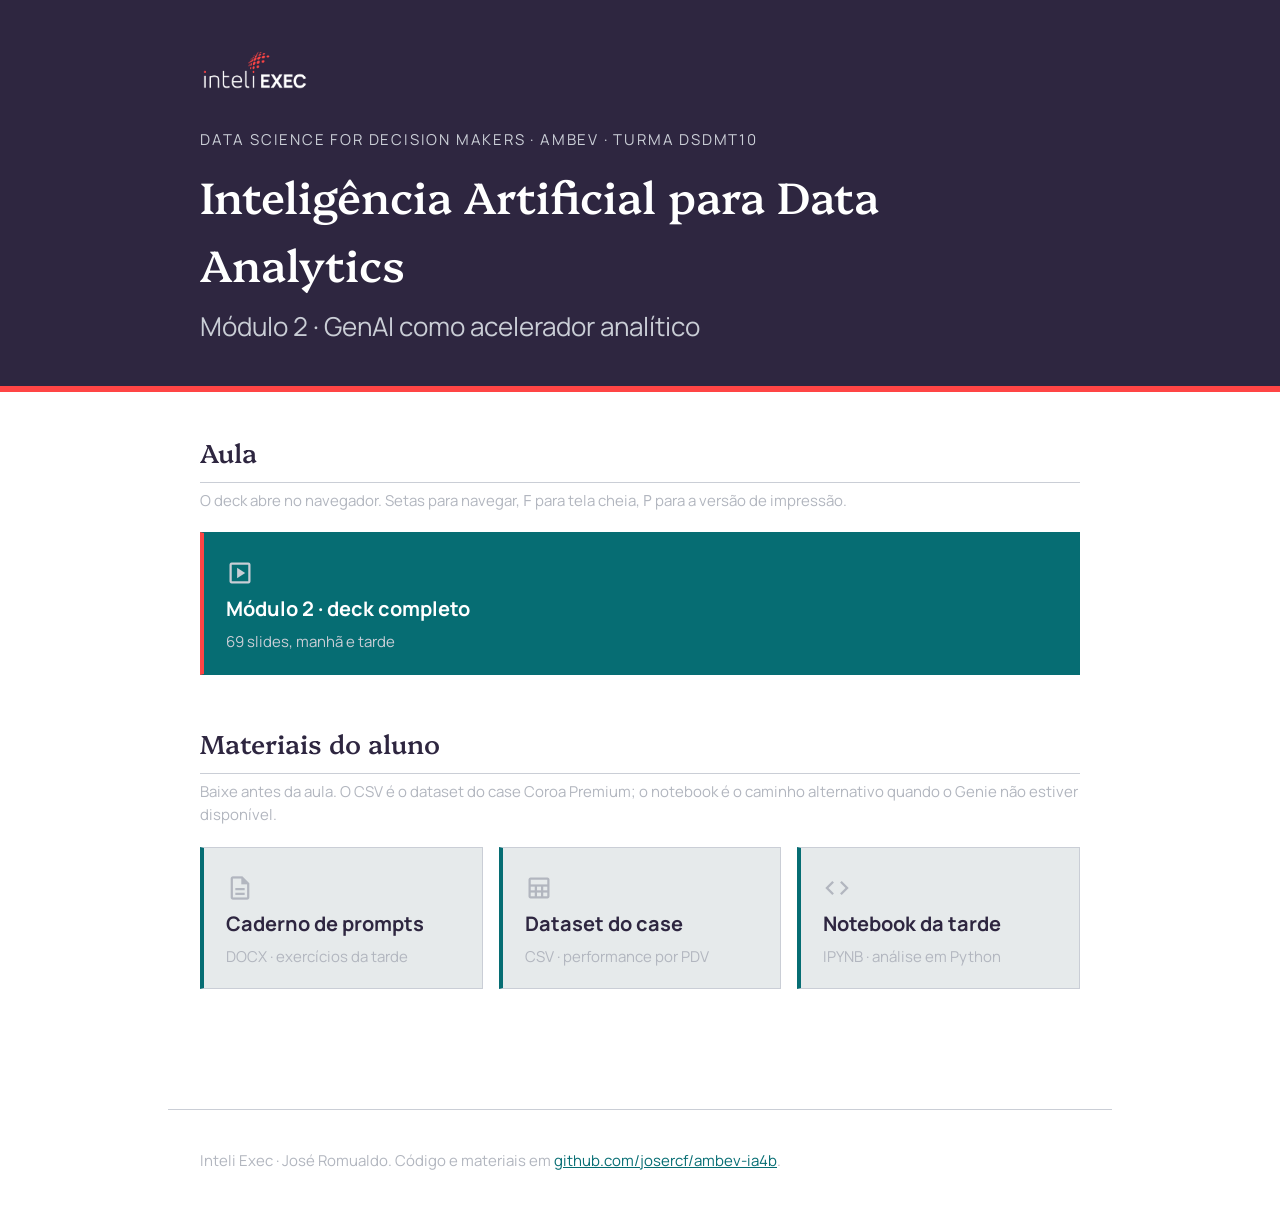
<file: index.html>
<!DOCTYPE html>
<html lang="pt-BR">
<head>
  <meta charset="utf-8">
  <meta name="viewport" content="width=device-width, initial-scale=1">
  <title>Data Science for Decision Makers · Ambev · Inteli Exec</title>
  <meta name="description" content="Deck e materiais do Módulo 2 de Data Science for Decision Makers, turma DSDMT10 Ambev.">
  <link rel="stylesheet" href="assets/css/inteli-brand.css">
  <style>
    /* Cor e tipografia vem de assets/css/inteli-brand.css, via var(--seg-*).
       Nenhum literal aqui: tools/check_brand.py reprova. */
    body {
      margin: 0;
      background: var(--seg-base);
      color: var(--seg-texto);
      line-height: 1.55;
    }

    .faixa {
      background: var(--seg-primaria);
      color: var(--inteli-branco);
      padding: 48px 32px 40px;
      border-bottom: 6px solid var(--seg-destaque);
    }

    .conteudo { max-width: 880px; margin: 0 auto; }

    .faixa img { height: 44px; margin-bottom: 28px; }

    .faixa p.programa {
      font-size: var(--escala-complementar);
      letter-spacing: 0.12em;
      text-transform: uppercase;
      color: var(--inteli-cinza-medio);
      margin: 0 0 10px;
    }

    .faixa h1 { color: var(--inteli-branco); margin: 0 0 8px; }

    .faixa p.subtitulo {
      margin: 0;
      font-size: var(--escala-subtitulo);
      color: var(--inteli-cinza-medio);
    }

    main { padding: 40px 32px 72px; }

    section { margin-bottom: 48px; }

    h2 {
      font-size: var(--escala-subtitulo);
      margin: 0 0 6px;
      padding-bottom: 10px;
      border-bottom: 1px solid var(--seg-borda);
    }

    section > p.nota {
      color: var(--seg-texto-suave);
      font-size: var(--escala-complementar);
      margin: 0 0 20px;
    }

    .cartoes {
      display: grid;
      grid-template-columns: repeat(auto-fit, minmax(250px, 1fr));
      gap: 16px;
    }

    a.cartao {
      display: block;
      padding: 20px 22px;
      background: var(--seg-superficie);
      border: 1px solid var(--seg-borda);
      border-left: 4px solid var(--seg-secundaria);
      color: var(--seg-texto);
      text-decoration: none;
    }

    a.cartao:hover { border-left-color: var(--seg-destaque); }

    a.cartao.principal {
      background: var(--seg-secundaria);
      border-color: var(--seg-secundaria);
      border-left-color: var(--seg-destaque);
      color: var(--seg-texto-sobre-secundaria);
    }

    a.cartao strong { display: block; font-size: var(--escala-texto); }

    a.cartao span {
      display: block;
      margin-top: 6px;
      font-size: var(--escala-complementar);
      color: var(--seg-texto-suave);
    }

    a.cartao.principal span { color: var(--inteli-cinza-medio); }

    a.cartao .material-symbols-outlined { font-size: 28px; margin-bottom: 6px; }

    footer {
      border-top: 1px solid var(--seg-borda);
      padding: 24px 32px 40px;
      color: var(--seg-texto-suave);
      font-size: var(--escala-complementar);
    }

    footer a { color: var(--seg-secundaria); }

    @media (max-width: 640px) {
      .faixa { padding: 32px 20px 28px; }
      main { padding: 28px 20px 48px; }
    }
  </style>
</head>
<body>
  <header class="faixa">
    <div class="conteudo">
      <img src="assets/img/inteli-exec-logo-negativa.png" alt="Logo Inteli Exec">
      <p class="programa">Data Science for Decision Makers &middot; Ambev &middot; Turma DSDMT10</p>
      <h1>Inteligência Artificial para Data Analytics</h1>
      <p class="subtitulo">Módulo 2 &middot; GenAI como acelerador analítico</p>
    </div>
  </header>

  <main class="conteudo">
    <section>
      <h2>Aula</h2>
      <p class="nota">O deck abre no navegador. Setas para navegar, <span class="mono">F</span> para tela cheia, <span class="mono">P</span> para a versão de impressão.</p>
      <div class="cartoes">
        <a class="cartao principal" href="aulas/modulo2.html">
          <span class="material-symbols-outlined">slideshow</span>
          <strong>Módulo 2 &middot; deck completo</strong>
          <span>69 slides, manhã e tarde</span>
        </a>
      </div>
    </section>

    <section>
      <h2>Materiais do aluno</h2>
      <p class="nota">Baixe antes da aula. O CSV é o dataset do case Coroa Premium; o notebook é o caminho alternativo quando o Genie não estiver disponível.</p>
      <div class="cartoes">
        <a class="cartao" href="materiais/caderno-de-prompts-modulo2.docx">
          <span class="material-symbols-outlined">description</span>
          <strong>Caderno de prompts</strong>
          <span>DOCX &middot; exercícios da tarde</span>
        </a>
        <a class="cartao" href="dados/Coroa_Premium_PDV_Performance.csv">
          <span class="material-symbols-outlined">table</span>
          <strong>Dataset do case</strong>
          <span>CSV &middot; performance por PDV</span>
        </a>
        <a class="cartao" href="notebooks/modulo2_tarde.ipynb">
          <span class="material-symbols-outlined">code</span>
          <strong>Notebook da tarde</strong>
          <span>IPYNB &middot; análise em Python</span>
        </a>
      </div>
    </section>
  </main>

  <footer class="conteudo">
    <p>Inteli Exec &middot; José Romualdo. Código e materiais em
      <a href="https://github.com/josercf/ambev-ia4b">github.com/josercf/ambev-ia4b</a>.</p>
  </footer>
</body>
</html>
</file>
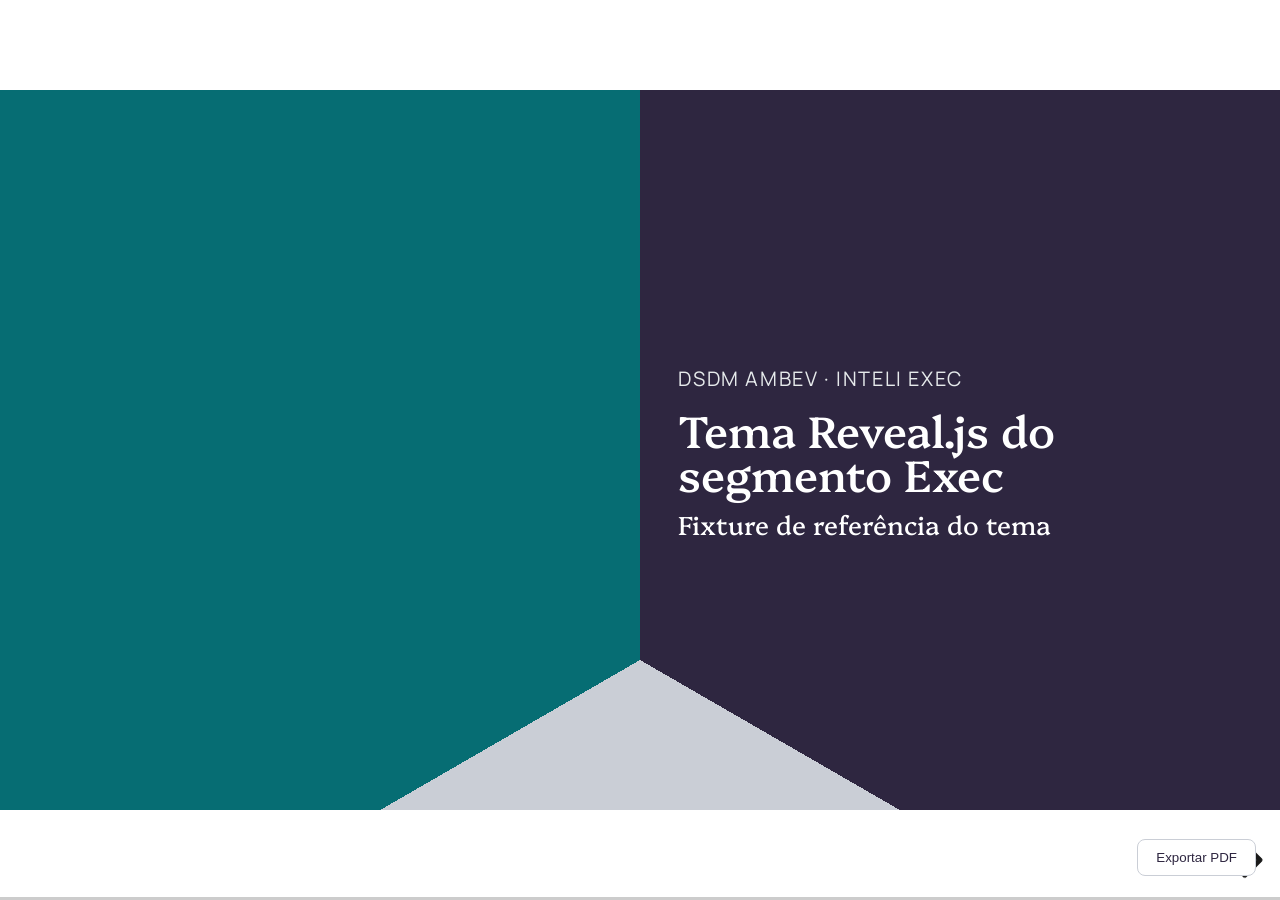
<file: aulas/_fixture-tema.html>
<!doctype html>
<html lang="pt-BR">
<head>
  <meta charset="utf-8">
  <meta name="viewport" content="width=device-width, initial-scale=1.0">
  <title>Fixture do tema Inteli Exec</title>

  <!-- Fixture do tema: nao e uma aula. Comeca com underscore de proposito
       para o portal e o check_slides.py ignorarem este arquivo. Serve para
       o validador de layout da Task 4 medir o tema e como referencia viva
       de cada classe de slide. -->

  <link rel="stylesheet" href="../assets/vendor/reveal/reveal.css">
  <link rel="stylesheet" href="../assets/css/inteli-brand.css">
  <link rel="stylesheet" href="../assets/css/inteli-theme.css">
  <link rel="stylesheet" href="../assets/css/inteli-print.css" media="print">
</head>
<body>
  <div class="reveal">
    <div class="slides">

      <section class="cover-slide">
        <div class="cover-panel">
          <div class="cover-content">
            <p class="cover-eyebrow">DSDM Ambev &middot; Inteli Exec</p>
            <h1>Tema Reveal.js do segmento Exec</h1>
            <h3>Fixture de referência do tema</h3>
          </div>
        </div>
      </section>

      <section class="section-slide">
        <div class="accent-bar"></div>
        <h2>Seção de exemplo</h2>
        <h3>Divisor de bloco temático</h3>
      </section>

      <section class="content-slide">
        <div class="top-bar"></div>
        <img class="inteli-logo-header" src="../assets/img/inteli-exec-logo-positiva.png" alt="Logo Inteli">
        <div class="slide-title-area">
          <div class="accent-bar"></div>
          <h2>Conceitos-chave</h2>
        </div>
        <div class="concept-cards">
          <div class="concept-card">
            <h3>Dados</h3>
            <p>Base de treino e teste.</p>
          </div>
          <div class="concept-card">
            <h3>Modelo</h3>
            <p>Algoritmo preditivo.</p>
          </div>
          <div class="concept-card">
            <h3>Avaliação</h3>
            <p>Métricas de desempenho.</p>
          </div>
        </div>
        <div class="slide-footer">
          <p class="footer-bar">Módulo 03 IN &middot; Aula 01</p>
          <p class="footer-page">2</p>
        </div>
      </section>

      <section class="content-slide">
        <div class="top-bar"></div>
        <img class="inteli-logo-header" src="../assets/img/inteli-exec-logo-positiva.png" alt="Logo Inteli">
        <div class="slide-title-area">
          <div class="accent-bar"></div>
          <h2>Código e explicação</h2>
        </div>
        <div class="side-by-side">
          <div>
            <p>O trecho ao lado carrega os dados e treina um modelo simples de classificação.</p>
          </div>
          <pre class="code-compact"><code>import pandas as pd
from sklearn.linear_model import LogisticRegression

dados = pd.read_csv("dados.csv")
X = dados.drop(columns=["alvo"])
y = dados["alvo"]

modelo = LogisticRegression()
modelo.fit(X, y)</code></pre>
        </div>
        <div class="slide-footer">
          <p class="footer-bar">Módulo 03 IN &middot; Aula 01</p>
          <p class="footer-page">3</p>
        </div>
      </section>

      <section class="quiz-slide">
        <div class="top-bar"></div>
        <img class="inteli-logo-header" src="../assets/img/inteli-exec-logo-positiva.png" alt="Logo Inteli">
        <div class="slide-title-area">
          <div class="accent-bar"></div>
          <h2>Verificação rápida</h2>
        </div>
        <div class="quiz-container">
          <p class="quiz-question">Qual etapa vem antes do treino do modelo?</p>
          <ul class="quiz-options">
            <li data-correct="true"
                data-correct-msg="Correto: sem dados tratados não há treino confiável."
                data-incorrect-msg="Quase: revise a ordem do pipeline.">Preparação dos dados</li>
            <li data-correct="false"
                data-correct-msg="Correto."
                data-incorrect-msg="Essa etapa vem depois do treino.">Avaliação final</li>
            <li data-correct="false"
                data-correct-msg="Correto."
                data-incorrect-msg="Essa etapa vem depois do treino.">Publicação do modelo</li>
            <li data-correct="false"
                data-correct-msg="Correto."
                data-incorrect-msg="Essa etapa acontece durante o uso do modelo.">Monitoramento em produção</li>
          </ul>
        </div>
        <div class="slide-footer">
          <p class="footer-bar">Módulo 03 IN &middot; Aula 01</p>
          <p class="footer-page">4</p>
        </div>
      </section>

      <section class="exercise-slide">
        <div class="top-bar"></div>
        <img class="inteli-logo-header" src="../assets/img/inteli-exec-logo-positiva.png" alt="Logo Inteli">
        <div class="slide-title-area">
          <div class="accent-bar"></div>
          <h2>Exercício</h2>
        </div>
        <ol class="exercise-steps">
          <li>Carregue o dataset fornecido.</li>
          <li>Separe treino e teste.</li>
          <li>Treine um modelo de base e registre a acurácia.</li>
        </ol>
        <div class="slide-footer">
          <p class="footer-bar">Módulo 03 IN &middot; Aula 01</p>
          <p class="footer-page">5</p>
        </div>
      </section>

      <section class="end-slide">
        <h1>Obrigado</h1>
        <h3>Dúvidas ficam abertas para a próxima aula</h3>
      </section>

    </div>
  </div>

  <script src="../assets/vendor/reveal/reveal.js"></script>
  <script>
    Reveal.initialize({
      width: 1280, height: 720, center: false, margin: 0,
      hash: true, slideNumber: false, transition: 'fade'
    });
  </script>
  <script src="../assets/js/inteli-quiz.js"></script>
  <script src="../assets/js/inteli-zoom.js"></script>
  <script src="../assets/js/inteli-print.js"></script>
</body>
</html>
</file>
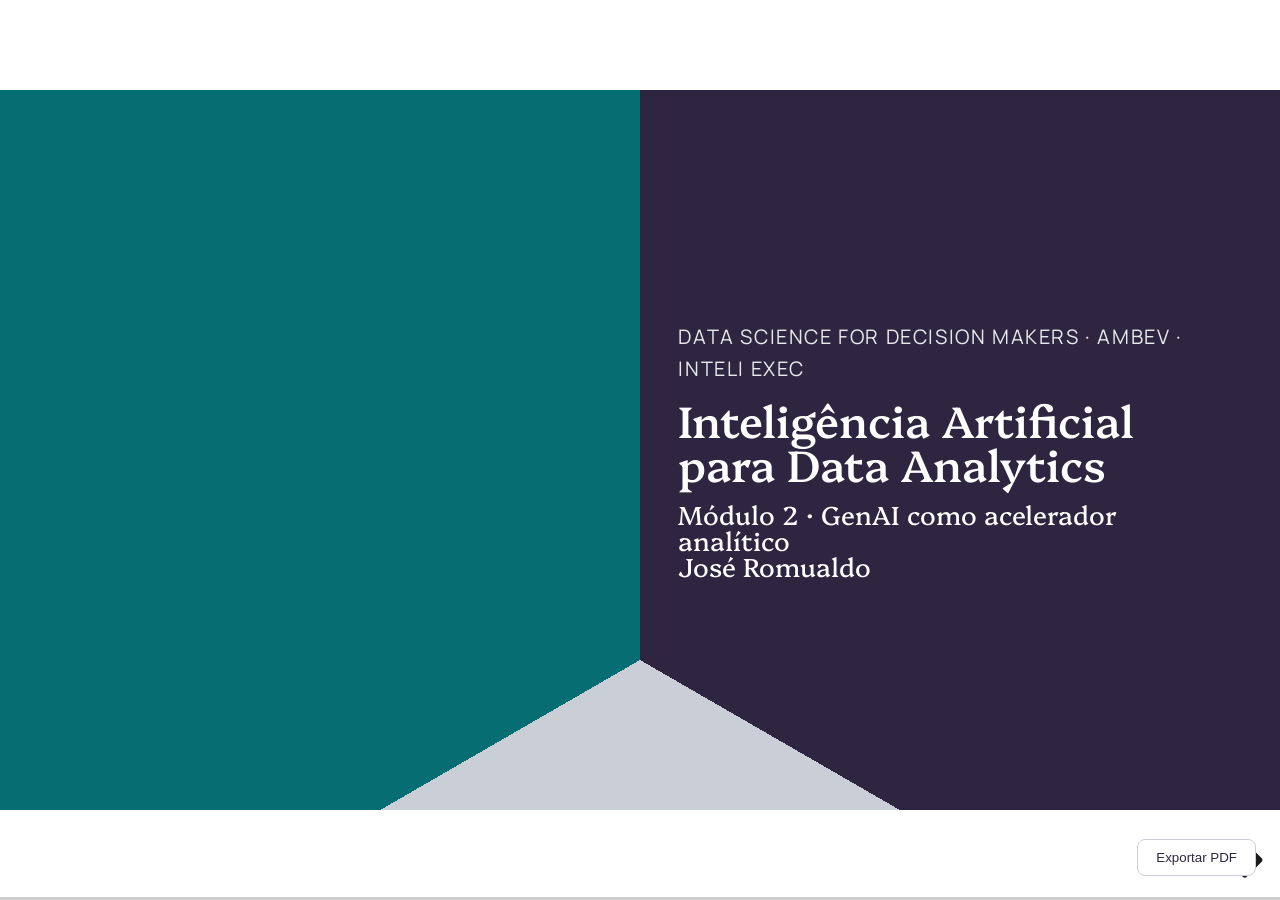
<file: aulas/modulo2.html>
<!doctype html>
<html lang="pt-BR">
<head>
  <meta charset="utf-8">
  <meta name="viewport" content="width=device-width, initial-scale=1.0">
  <title>Módulo 2 · Inteligência Artificial para Data Analytics · DSDM Ambev</title>

  <link rel="stylesheet" href="../assets/vendor/reveal/reveal.css">
  <link rel="stylesheet" href="../assets/css/inteli-brand.css">
  <link rel="stylesheet" href="../assets/css/inteli-theme.css">
  <link rel="stylesheet" href="../assets/css/inteli-print.css" media="print">
</head>
<body>
  <div class="reveal">
    <div class="slides">

      <!-- 1. Capa -->
      <section class="cover-slide">
        <div class="cover-panel">
          <div class="cover-content">
            <p class="cover-eyebrow">Data Science for Decision Makers &middot; Ambev &middot; Inteli Exec</p>
            <h1>Inteligência Artificial para Data Analytics</h1>
            <h3>Módulo 2 &middot; GenAI como acelerador analítico<br>José Romualdo</h3>
          </div>
        </div>
      </section>

      <section class="content-slide">
        <div class="top-bar"></div>
        <img class="inteli-logo-header" src="../assets/img/inteli-exec-logo-positiva.png" alt="Logo Inteli Exec">
        <div class="slide-title-area">
          <div class="accent-bar"></div>
          <h2 class="bio-nome">José Romualdo</h2>
          <p class="bio-cargo">Professor de IA e Negócios &middot; Inteli</p>
        </div>
        <div class="side-by-side">
          <img class="bio-foto" src="../assets/img/professor-jose-romualdo.jpg" alt="Foto de José Romualdo">
          <div class="bio-colunas">
            <div>
              <h4>Profissional</h4>
              <ul>
                <li><strong>Professor orientador e instrutor</strong><span>Inteli</span></li>
                <li><strong>Professor de MBA</strong><span>Mackenzie</span></li>
                <li><strong>Tech advisor</strong><span>Footstats</span></li>
                <li><strong>Sócio</strong><span>Askklog</span></li>
              </ul>
            </div>
            <div>
              <h4>Acadêmico</h4>
              <ul>
                <li><strong>Doutorando em Administração</strong><span>Uninove</span></li>
                <li><strong>MBA Digital Transformation</strong><span>MIT</span></li>
                <li><strong>Mestre em Gestão de Projetos</strong><span>Uninove</span></li>
                <li><strong>Analista de Sistemas</strong><span>Uninove</span></li>
              </ul>
              <p class="fonte-nota">jose.romualdo@prof.inteli.edu.br</p>
              <img src="../assets/img/qr-linkedin-jose-romualdo.svg" alt="QR code para o perfil de José Romualdo no LinkedIn" style="width: 104px; display: block; margin: 14px 0 0 auto;">
              <p class="fonte-nota" style="text-align: right; margin-top: 4px;">linkedin.com/in/jose-romualdo</p>
            </div>
          </div>
        </div>
        <div class="slide-footer"><p class="footer-bar">DSDM Ambev &middot; Módulo 2</p><p class="footer-page">2</p></div>
      </section>

      <section class="content-slide">
        <div class="top-bar"></div>
        <img class="inteli-logo-header" src="../assets/img/inteli-exec-logo-positiva.png" alt="Logo Inteli Exec">
        <div class="slide-title-area">
          <div class="accent-bar"></div>
          <h2>Agenda do dia</h2>
        </div>
        <div class="side-by-side">
          <ul>
            <li><span class="mono">08h30</span> Welcome Coffee</li>
            <li><span class="mono">09h00</span> Fundamentos de GenAI</li>
            <li><span class="mono">10h15</span> Tendências em IA e o Futuro das Organizações</li>
            <li><span class="mono">11h30</span> Ferramentas de IA e Dados</li>
            <li><span class="mono">13h00</span> Almoço</li>
          </ul>
          <ul>
            <li><span class="mono">14h00</span> Engenharia de Prompt</li>
            <li><span class="mono">15h15</span> Do zero ao código (Python)</li>
            <li><span class="mono">16h45</span> Atividade prática</li>
            <li><span class="mono">18h00</span> Encerramento do dia</li>
          </ul>
        </div>
        <div class="slide-footer"><p class="footer-bar">DSDM Ambev &middot; Módulo 2</p><p class="footer-page">3</p></div>
      </section>

      <section class="content-slide">
        <div class="top-bar"></div>
        <img class="inteli-logo-header" src="../assets/img/inteli-exec-logo-positiva.png" alt="Logo Inteli Exec">
        <div class="slide-title-area">
          <div class="accent-bar"></div>
          <h2>Resgate do Módulo 1</h2>
        </div>
        <ul>
          <li class="fragment">Um <strong>Problem Statement</strong> estruturado: problema, contexto, métrica de sucesso.</li>
          <li class="fragment">O repertório de <strong>vieses</strong>: ancoragem, confirmação, custo afundado, excesso de confiança.</li>
          <li class="fragment">A distinção descritiva, preditiva e prescritiva.</li>
        </ul>
        <p class="fragment"><strong>Objetivo de hoje:</strong> usar GenAI para transformar uma leitura inicial em análise verificável, com as ferramentas já disponíveis na companhia.</p>
        <div class="slide-footer"><p class="footer-bar">DSDM Ambev &middot; Módulo 2</p><p class="footer-page">4</p></div>
      </section>

      <section class="section-slide">
        <div class="accent-bar"></div>
        <h2>Fundamentos de GenAI</h2>
        <h3>09h00 &middot; O vocabulário mínimo para o resto do dia</h3>
      </section>

      <section class="content-slide">
        <div class="top-bar"></div>
        <img class="inteli-logo-header" src="../assets/img/inteli-exec-logo-positiva.png" alt="Logo Inteli Exec">
        <div class="slide-title-area">
          <div class="accent-bar"></div>
          <h2>Como um modelo de linguagem funciona</h2>
        </div>
        <div class="concept-cards">
          <div class="concept-card fragment">
            <h3><span class="material-symbols-outlined">token</span> Tokens</h3>
            <p>O modelo lê pedaços de palavra, não palavras. Tudo tem custo e limite medidos em tokens.</p>
          </div>
          <div class="concept-card fragment">
            <h3><span class="material-symbols-outlined">frame_inspect</span> Contexto</h3>
            <p>O modelo só enxerga o que está na janela de contexto. O que você não deu, ele não sabe.</p>
          </div>
          <div class="concept-card fragment">
            <h3><span class="material-symbols-outlined">casino</span> Próximo token</h3>
            <p>Cada token é escolhido por probabilidade. A mesma pergunta pode gerar respostas diferentes.</p>
          </div>
        </div>
        <p class="fragment">Consequência prática: a qualidade da resposta depende do contexto que o prompt fornece.</p>
        <div class="slide-footer"><p class="footer-bar">DSDM Ambev &middot; Módulo 2</p><p class="footer-page">6</p></div>
      </section>

      <section class="content-slide">
        <div class="top-bar"></div>
        <img class="inteli-logo-header" src="../assets/img/inteli-exec-logo-positiva.png" alt="Logo Inteli Exec">
        <div class="slide-title-area">
          <div class="accent-bar"></div>
          <h2>O tokenizer fatia 57 caracteres em 18 tokens</h2>
        </div>

        <p>Três frases curtas, uma em cada idioma, submetidas ao tokenizer do GPT-4o. O corte não respeita palavra nem fronteira de idioma.</p>
        <img class="print-shot" src="../assets/img/prints/openai-tokenizer.jpg" alt="Tokenizer da OpenAI marcando 18 tokens e 57 caracteres para as frases eu gosto de batata, he looks like a bat e el batallón avanzó, com cada token destacado em uma cor">
        <p class="fonte-nota">Fonte: platform.openai.com/tokenizer, tokenizador do GPT-4o</p>
        <p><span class="mono">batata</span> vira dois tokens, <span class="mono">batallón</span> vira três. Palavras fora do vocabulário comum, como marca e jargão interno, fragmentam em mais tokens: contexto interno ocupa mais espaço na janela e custa mais por chamada.</p>
        <div class="slide-footer"><p class="footer-bar">DSDM Ambev &middot; Módulo 2</p><p class="footer-page">7</p></div>
      </section>

      <section class="content-slide">
        <div class="top-bar"></div>
        <img class="inteli-logo-header" src="../assets/img/inteli-exec-logo-positiva.png" alt="Logo Inteli Exec">
        <div class="slide-title-area">
          <div class="accent-bar"></div>
          <h2>Palavras semelhantes ficam próximas no vetor</h2>
        </div>

        <div class="side-by-side">
          <div>
            <img class="print-shot compacta" src="../assets/img/embeddings-espaco-vetorial.png" alt="Diagrama com as palavras man, woman, king e queen convertidas em vetores de sete dimensões e projetadas em duas dimensões">
          </div>
          <div>
            <p>Cada palavra vira um vetor denso de poucas dimensões, em vez de um vetor esparso de altíssima dimensão. Dimensões e valores do diagrama são ilustrativos.</p>
            <p>Elementos semelhantes ficam próximos no espaço vetorial, e a distância entre <em>man</em> e <em>woman</em> repete a distância entre <em>king</em> e <em>queen</em>.</p>
            <p class="fonte-nota">Fonte: Arize AI, <span class="mono">embeddings: meaning, examples and how to compute</span> (fev/2023)</p>
          </div>
        </div>
        <p>Implicação para o case: o modelo aproxima <em>sell-out incremental</em> de <em>volume vendido</em> sem que ninguém tenha definido a equivalência. A definição da métrica precisa vir do prompt.</p>
        <div class="slide-footer"><p class="footer-bar">DSDM Ambev &middot; Módulo 2</p><p class="footer-page">8</p></div>
      </section>

      <section class="content-slide">
        <div class="top-bar"></div>
        <img class="inteli-logo-header" src="../assets/img/inteli-exec-logo-positiva.png" alt="Logo Inteli Exec">
        <div class="slide-title-area">
          <div class="accent-bar"></div>
          <h2>O modelo sorteia cada token da resposta</h2>
        </div>

        <div class="side-by-side">
          <div>
            <h3>Primeira rodada</h3>
            <p class="fonte-nota">Entrada: <span class="mono">Olá, tudo bem com você?</span></p>
            <div class="token-linha">
              <span class="token-chip t2">Tudo</span><span class="token-chip">talvez</span><span class="token-chip">sim</span><span class="token-chip">navio</span><span class="token-chip">batata</span>
            </div>
            <p>O verde marca o token sorteado. Os demais estavam na mesma distribuição e podiam ter saído.</p>
          </div>
          <div class="fragment">
            <h3>Segunda rodada</h3>
            <p class="fonte-nota">Entrada: <span class="mono">Olá, tudo bem com você? Tudo</span></p>
            <div class="token-linha">
              <span class="token-chip t2">beleza</span><span class="token-chip">ótimo</span><span class="token-chip">bem</span><span class="token-chip">água</span><span class="token-chip">hotel</span>
            </div>
            <p>O token escolhido entra na entrada da rodada seguinte, e a distribuição inteira muda.</p>
          </div>
        </div>
        <p class="fragment">Consequência prática: a mesma pergunta, feita duas vezes, pode produzir respostas diferentes. Análise que precisa ser auditável não pode depender de uma única execução.</p>
        <div class="slide-footer"><p class="footer-bar">DSDM Ambev &middot; Módulo 2</p><p class="footer-page">9</p></div>
      </section>

      <section class="content-slide">
        <div class="top-bar"></div>
        <img class="inteli-logo-header" src="../assets/img/inteli-exec-logo-positiva.png" alt="Logo Inteli Exec">
        <div class="slide-title-area">
          <div class="accent-bar"></div>
          <h2>Alucinações: causa e implicação prática</h2>
        </div>
        <ul>
          <li class="fragment">O modelo é treinado para <strong>continuar texto de forma plausível</strong>, não para dizer a verdade.</li>
          <li class="fragment">O tom confiante do texto não é indicador de correção.</li>
          <li class="fragment">Perguntas vagas produzem respostas plausíveis e vazias; perguntas verificáveis produzem respostas auditáveis.</li>
        </ul>
        <p class="fragment">Critério de trabalho: todo número citado deve ter coluna e filtro de origem identificáveis no dado.</p>
        <div class="slide-footer"><p class="footer-bar">DSDM Ambev &middot; Módulo 2</p><p class="footer-page">10</p></div>
      </section>

      <section class="content-slide">
        <div class="top-bar"></div>
        <img class="inteli-logo-header" src="../assets/img/inteli-exec-logo-positiva.png" alt="Logo Inteli Exec">
        <div class="slide-title-area">
          <div class="accent-bar"></div>
          <h2>A janela útil é 60% a 70% do anunciado</h2>
        </div>

        <div class="side-by-side">
          <div>
            <h3>O que é</h3>
            <p>Tudo o que o modelo enxerga em uma única conversa: o seu pedido, os arquivos anexados, o histórico e a própria resposta.</p>
            <h3>Para que serve</h3>
            <ul>
              <li>Ler um contrato inteiro sem fatiar o documento.</li>
              <li>Manter o fio da meada em conversas longas.</li>
              <li>Comparar muitas fontes sem perder o começo.</li>
            </ul>
          </div>
          <div>
            <table class="embed-tabela">
              <tr><th>Modelo</th><th>Janela anunciada</th></tr>
              <tr><td>Llama 4 Scout</td><td>10 milhões</td></tr>
              <tr><td>Claude Opus 5 e Sonnet 5</td><td>1 milhão</td></tr>
              <tr><td>GPT-5.5</td><td>1 milhão</td></tr>
              <tr><td>Gemini 3.1 Pro</td><td>1 milhão</td></tr>
            </table>
            <p>Na prática a qualidade cai antes do limite: estudos independentes apontam uso confiável de 60% a 70% do que é anunciado.</p>
          </div>
        </div>
        <p class="fonte-nota">Fontes: documentação dos provedores, consultada em setembro de 2026</p>
        <div class="slide-footer"><p class="footer-bar">DSDM Ambev &middot; Módulo 2</p><p class="footer-page">11</p></div>
      </section>

      <section class="content-slide">
        <div class="top-bar"></div>
        <img class="inteli-logo-header" src="../assets/img/inteli-exec-logo-positiva.png" alt="Logo Inteli Exec">
        <div class="slide-title-area">
          <div class="accent-bar"></div>
          <h2>Cinco Harry Potter ocupam 956 mil tokens</h2>
        </div>

        <div class="side-by-side">
          <div>
            <table class="embed-tabela">
              <tr><th>Livro</th><th>Palavras</th></tr>
              <tr><td>Pedra Filosofal</td><td>76.944</td></tr>
              <tr><td>Câmara Secreta</td><td>85.141</td></tr>
              <tr><td>Prisioneiro de Azkaban</td><td>107.253</td></tr>
              <tr><td>Cálice de Fogo</td><td>190.637</td></tr>
              <tr><td>Ordem da Fênix</td><td>257.045</td></tr>
              <tr><th>Total</th><th>717.020</th></tr>
            </table>
          </div>
          <div>
            <p>Janela de contexto de 1 milhão de tokens. Cada quadrado vale 10 mil.</p>
            <svg viewBox="-4 -4 408 108" role="img" aria-label="Grade de 100 quadrados representando uma janela de 1 milhão de tokens, com 96 quadrados ocupados pelos cinco primeiros livros" style="width: 100%"><rect x="0" y="0" width="16" height="16" rx="3" style="fill: var(--seg-secundaria)"/><rect x="20" y="0" width="16" height="16" rx="3" style="fill: var(--seg-secundaria)"/><rect x="40" y="0" width="16" height="16" rx="3" style="fill: var(--seg-secundaria)"/><rect x="60" y="0" width="16" height="16" rx="3" style="fill: var(--seg-secundaria)"/><rect x="80" y="0" width="16" height="16" rx="3" style="fill: var(--seg-secundaria)"/><rect x="100" y="0" width="16" height="16" rx="3" style="fill: var(--seg-secundaria)"/><rect x="120" y="0" width="16" height="16" rx="3" style="fill: var(--seg-secundaria)"/><rect x="140" y="0" width="16" height="16" rx="3" style="fill: var(--seg-secundaria)"/><rect x="160" y="0" width="16" height="16" rx="3" style="fill: var(--seg-secundaria)"/><rect x="180" y="0" width="16" height="16" rx="3" style="fill: var(--seg-secundaria)"/><rect x="200" y="0" width="16" height="16" rx="3" style="fill: var(--seg-secundaria)"/><rect x="220" y="0" width="16" height="16" rx="3" style="fill: var(--seg-secundaria)"/><rect x="240" y="0" width="16" height="16" rx="3" style="fill: var(--seg-secundaria)"/><rect x="260" y="0" width="16" height="16" rx="3" style="fill: var(--seg-secundaria)"/><rect x="280" y="0" width="16" height="16" rx="3" style="fill: var(--seg-secundaria)"/><rect x="300" y="0" width="16" height="16" rx="3" style="fill: var(--seg-secundaria)"/><rect x="320" y="0" width="16" height="16" rx="3" style="fill: var(--seg-secundaria)"/><rect x="340" y="0" width="16" height="16" rx="3" style="fill: var(--seg-secundaria)"/><rect x="360" y="0" width="16" height="16" rx="3" style="fill: var(--seg-secundaria)"/><rect x="380" y="0" width="16" height="16" rx="3" style="fill: var(--seg-secundaria)"/><rect x="0" y="20" width="16" height="16" rx="3" style="fill: var(--seg-secundaria)"/><rect x="20" y="20" width="16" height="16" rx="3" style="fill: var(--seg-secundaria)"/><rect x="40" y="20" width="16" height="16" rx="3" style="fill: var(--seg-secundaria)"/><rect x="60" y="20" width="16" height="16" rx="3" style="fill: var(--seg-secundaria)"/><rect x="80" y="20" width="16" height="16" rx="3" style="fill: var(--seg-secundaria)"/><rect x="100" y="20" width="16" height="16" rx="3" style="fill: var(--seg-secundaria)"/><rect x="120" y="20" width="16" height="16" rx="3" style="fill: var(--seg-secundaria)"/><rect x="140" y="20" width="16" height="16" rx="3" style="fill: var(--seg-secundaria)"/><rect x="160" y="20" width="16" height="16" rx="3" style="fill: var(--seg-secundaria)"/><rect x="180" y="20" width="16" height="16" rx="3" style="fill: var(--seg-secundaria)"/><rect x="200" y="20" width="16" height="16" rx="3" style="fill: var(--seg-secundaria)"/><rect x="220" y="20" width="16" height="16" rx="3" style="fill: var(--seg-secundaria)"/><rect x="240" y="20" width="16" height="16" rx="3" style="fill: var(--seg-secundaria)"/><rect x="260" y="20" width="16" height="16" rx="3" style="fill: var(--seg-secundaria)"/><rect x="280" y="20" width="16" height="16" rx="3" style="fill: var(--seg-secundaria)"/><rect x="300" y="20" width="16" height="16" rx="3" style="fill: var(--seg-secundaria)"/><rect x="320" y="20" width="16" height="16" rx="3" style="fill: var(--seg-secundaria)"/><rect x="340" y="20" width="16" height="16" rx="3" style="fill: var(--seg-secundaria)"/><rect x="360" y="20" width="16" height="16" rx="3" style="fill: var(--seg-secundaria)"/><rect x="380" y="20" width="16" height="16" rx="3" style="fill: var(--seg-secundaria)"/><rect x="0" y="40" width="16" height="16" rx="3" style="fill: var(--seg-secundaria)"/><rect x="20" y="40" width="16" height="16" rx="3" style="fill: var(--seg-secundaria)"/><rect x="40" y="40" width="16" height="16" rx="3" style="fill: var(--seg-secundaria)"/><rect x="60" y="40" width="16" height="16" rx="3" style="fill: var(--seg-secundaria)"/><rect x="80" y="40" width="16" height="16" rx="3" style="fill: var(--seg-secundaria)"/><rect x="100" y="40" width="16" height="16" rx="3" style="fill: var(--seg-secundaria)"/><rect x="120" y="40" width="16" height="16" rx="3" style="fill: var(--seg-secundaria)"/><rect x="140" y="40" width="16" height="16" rx="3" style="fill: var(--seg-secundaria)"/><rect x="160" y="40" width="16" height="16" rx="3" style="fill: var(--seg-secundaria)"/><rect x="180" y="40" width="16" height="16" rx="3" style="fill: var(--seg-secundaria)"/><rect x="200" y="40" width="16" height="16" rx="3" style="fill: var(--seg-secundaria)"/><rect x="220" y="40" width="16" height="16" rx="3" style="fill: var(--seg-secundaria)"/><rect x="240" y="40" width="16" height="16" rx="3" style="fill: var(--seg-secundaria)"/><rect x="260" y="40" width="16" height="16" rx="3" style="fill: var(--seg-secundaria)"/><rect x="280" y="40" width="16" height="16" rx="3" style="fill: var(--seg-secundaria)"/><rect x="300" y="40" width="16" height="16" rx="3" style="fill: var(--seg-secundaria)"/><rect x="320" y="40" width="16" height="16" rx="3" style="fill: var(--seg-secundaria)"/><rect x="340" y="40" width="16" height="16" rx="3" style="fill: var(--seg-secundaria)"/><rect x="360" y="40" width="16" height="16" rx="3" style="fill: var(--seg-secundaria)"/><rect x="380" y="40" width="16" height="16" rx="3" style="fill: var(--seg-secundaria)"/><rect x="0" y="60" width="16" height="16" rx="3" style="fill: var(--seg-secundaria)"/><rect x="20" y="60" width="16" height="16" rx="3" style="fill: var(--seg-secundaria)"/><rect x="40" y="60" width="16" height="16" rx="3" style="fill: var(--seg-secundaria)"/><rect x="60" y="60" width="16" height="16" rx="3" style="fill: var(--seg-secundaria)"/><rect x="80" y="60" width="16" height="16" rx="3" style="fill: var(--seg-secundaria)"/><rect x="100" y="60" width="16" height="16" rx="3" style="fill: var(--seg-secundaria)"/><rect x="120" y="60" width="16" height="16" rx="3" style="fill: var(--seg-secundaria)"/><rect x="140" y="60" width="16" height="16" rx="3" style="fill: var(--seg-secundaria)"/><rect x="160" y="60" width="16" height="16" rx="3" style="fill: var(--seg-secundaria)"/><rect x="180" y="60" width="16" height="16" rx="3" style="fill: var(--seg-secundaria)"/><rect x="200" y="60" width="16" height="16" rx="3" style="fill: var(--seg-secundaria)"/><rect x="220" y="60" width="16" height="16" rx="3" style="fill: var(--seg-secundaria)"/><rect x="240" y="60" width="16" height="16" rx="3" style="fill: var(--seg-secundaria)"/><rect x="260" y="60" width="16" height="16" rx="3" style="fill: var(--seg-secundaria)"/><rect x="280" y="60" width="16" height="16" rx="3" style="fill: var(--seg-secundaria)"/><rect x="300" y="60" width="16" height="16" rx="3" style="fill: var(--seg-secundaria)"/><rect x="320" y="60" width="16" height="16" rx="3" style="fill: var(--seg-secundaria)"/><rect x="340" y="60" width="16" height="16" rx="3" style="fill: var(--seg-secundaria)"/><rect x="360" y="60" width="16" height="16" rx="3" style="fill: var(--seg-secundaria)"/><rect x="380" y="60" width="16" height="16" rx="3" style="fill: var(--seg-secundaria)"/><rect x="0" y="80" width="16" height="16" rx="3" style="fill: var(--seg-secundaria)"/><rect x="20" y="80" width="16" height="16" rx="3" style="fill: var(--seg-secundaria)"/><rect x="40" y="80" width="16" height="16" rx="3" style="fill: var(--seg-secundaria)"/><rect x="60" y="80" width="16" height="16" rx="3" style="fill: var(--seg-secundaria)"/><rect x="80" y="80" width="16" height="16" rx="3" style="fill: var(--seg-secundaria)"/><rect x="100" y="80" width="16" height="16" rx="3" style="fill: var(--seg-secundaria)"/><rect x="120" y="80" width="16" height="16" rx="3" style="fill: var(--seg-secundaria)"/><rect x="140" y="80" width="16" height="16" rx="3" style="fill: var(--seg-secundaria)"/><rect x="160" y="80" width="16" height="16" rx="3" style="fill: var(--seg-secundaria)"/><rect x="180" y="80" width="16" height="16" rx="3" style="fill: var(--seg-secundaria)"/><rect x="200" y="80" width="16" height="16" rx="3" style="fill: var(--seg-secundaria)"/><rect x="220" y="80" width="16" height="16" rx="3" style="fill: var(--seg-secundaria)"/><rect x="240" y="80" width="16" height="16" rx="3" style="fill: var(--seg-secundaria)"/><rect x="260" y="80" width="16" height="16" rx="3" style="fill: var(--seg-secundaria)"/><rect x="280" y="80" width="16" height="16" rx="3" style="fill: var(--seg-secundaria)"/><rect x="300" y="80" width="16" height="16" rx="3" style="fill: var(--seg-secundaria)"/><rect x="320" y="80" width="16" height="16" rx="3" style="fill: var(--seg-borda)"/><rect x="340" y="80" width="16" height="16" rx="3" style="fill: var(--seg-borda)"/><rect x="360" y="80" width="16" height="16" rx="3" style="fill: var(--seg-borda)"/><rect x="380" y="80" width="16" height="16" rx="3" style="fill: var(--seg-borda)"/></svg>
            <p>Os cinco livros ocupam 96 dos 100 quadrados, cerca de 956 mil tokens. Sobra pouco espaço para a sua pergunta e para a resposta.</p>
          </div>
        </div>
        <p class="fonte-nota">A série completa tem 1.084.170 palavras, cerca de 1,45 milhão de tokens: os sete livros não cabem em uma janela de 1 milhão.</p>
        <div class="slide-footer"><p class="footer-bar">DSDM Ambev &middot; Módulo 2</p><p class="footer-page">12</p></div>
      </section>

      <section class="exercise-slide">
        <div class="top-bar"></div>
        <img class="inteli-logo-header" src="../assets/img/inteli-exec-logo-positiva.png" alt="Logo Inteli Exec">
        <div class="slide-title-area">
          <div class="accent-bar"></div>
          <h2>Estimativa de consumo em 30 dias</h2>
        </div>

        <p>Levantem a mão na faixa que vocês acham que consomem. Vale o uso pessoal e o do time.</p>
        <table class="embed-tabela">
          <tr><th>Faixa</th><th>Tokens em 30 dias</th><th>Perfil de uso</th></tr>
          <tr><td>A</td><td>Até 1 milhão</td><td>Uso pontual, algumas conversas por semana.</td></tr>
          <tr><td>B</td><td>1 a 100 milhões</td><td>Uso diário para escrita, análise e apoio à decisão.</td></tr>
          <tr><td>C</td><td>100 milhões a 1 bilhão</td><td>Uso intenso, com arquivos grandes e times inteiros.</td></tr>
          <tr><td>D</td><td>Mais de 1 bilhão</td><td>Agentes rodando sozinhos, em produção.</td></tr>
        </table>
        <p><span class="material-symbols-outlined">front_hand</span> Guardem o palpite. O próximo slide traz o consumo real de 30 dias de um usuário intenso e quanto ele custaria na API.</p>
        <div class="slide-footer"><p class="footer-bar">DSDM Ambev &middot; Módulo 2</p><p class="footer-page">13</p></div>
      </section>

      <section class="content-slide">
        <div class="top-bar"></div>
        <img class="inteli-logo-header" src="../assets/img/inteli-exec-logo-positiva.png" alt="Logo Inteli Exec">
        <div class="slide-title-area">
          <div class="accent-bar"></div>
          <h2>O uso real custaria 24x a assinatura</h2>
        </div>

        <div class="side-by-side">
          <div>
            <img class="print-shot" src="../assets/img/prints/claude-consumo-30d.jpg" alt="Painel de consumo do Claude mostrando 5,4 bilhões de tokens e custo de 4.844,65 dólares em 30 dias">
          </div>
          <div>
            <div class="stat-tiles" style="grid-template-columns: repeat(2, 1fr);">
              <div class="stat-tile"><p class="stat-numero">US$ 200</p><p class="stat-rotulo">por mês na assinatura Max 20x</p></div>
              <div class="stat-tile destaque"><p class="stat-numero">US$ 4.844</p><p class="stat-rotulo">custo equivalente em API nos últimos 30 dias</p></div>
            </div>
            <p><strong>5,4 bilhões</strong> de tokens processados em 30 dias. Modelo mais usado: <span class="mono">claude-opus-4-8</span>.</p>
            <p>A assinatura absorve o excedente enquanto o provedor decide absorvê-lo. É esse subsídio que o próximo slide coloca em questão.</p>
          </div>
        </div>
        <p class="fonte-nota">Estimativa a taxas de API com base nos logs locais do Claude, capturada em 15/07/2026</p>
        <div class="slide-footer"><p class="footer-bar">DSDM Ambev &middot; Módulo 2</p><p class="footer-page">14</p></div>
      </section>

      <section class="content-slide">
        <div class="top-bar"></div>
        <img class="inteli-logo-header" src="../assets/img/inteli-exec-logo-positiva.png" alt="Logo Inteli Exec">
        <div class="slide-title-area">
          <div class="accent-bar"></div>
          <h2>O paradoxo do modelo assento + token</h2>
        </div>

        <p>Quanto mais você usa, mais paga. E os melhores agentes de programação são exatamente os que fazem você usar muito, porque entregam resultado.</p>
        <ol class="exercise-steps">
          <li class="fragment">A ferramenta é adotada porque é boa.</li>
          <li class="fragment">Sendo boa, todo o time começa a usar.</li>
          <li class="fragment">O time usa intensamente, como a ferramenta foi feita para ser usada.</li>
          <li class="fragment">A conta chega no fim do mês.</li>
          <li class="fragment">O gestor entra em pânico.</li>
          <li class="fragment">O acesso é cortado ou restringido.</li>
        </ol>
        <p class="fragment">É o fim do &ldquo;ilimitado&rdquo; por outro ângulo: a conta fora do orçamento aparece no terceiro mês.</p>
        <div class="slide-footer"><p class="footer-bar">DSDM Ambev &middot; Módulo 2</p><p class="footer-page">15</p></div>
      </section>

      <section class="content-slide">
        <div class="top-bar"></div>
        <img class="inteli-logo-header" src="../assets/img/inteli-exec-logo-positiva.png" alt="Logo Inteli Exec">
        <div class="slide-title-area">
          <div class="accent-bar"></div>
          <h2>Nem toda tarefa acontece no mesmo ritmo</h2>
        </div>

        <div class="side-by-side">
          <div>
            <img src="../assets/img/sprint-ilustracao.jpg" alt="Ilustração de um corredor em ritmo de tiro curto numa pista ensolarada" style="max-height: 236px; display: block; margin: 0 auto 10px; border-radius: 8px;">
            <h3>Sprint</h3>
            <p>Tarefas simples, diretas e pontuais: resumir um e-mail, reescrever um parágrafo, calcular um delta. Um bom prompt resolve.</p>
          </div>
          <div>
            <img src="../assets/img/maratona-ilustracao.jpg" alt="Ilustração de um corredor exausto no meio de uma maratona urbana sob chuva" style="max-height: 236px; display: block; margin: 0 auto 10px; border-radius: 8px;">
            <h3>Maratona</h3>
            <p>Tarefas complexas, que pedem contexto, aprofundamento e várias etapas de trabalho: cruzar três fontes, testar hipóteses, montar recomendação.</p>
          </div>
        </div>
        <p>O caso Coroa Premium é uma maratona, e é por isso que o dia inteiro gira em torno dele.</p>
        <div class="slide-footer"><p class="footer-bar">DSDM Ambev &middot; Módulo 2</p><p class="footer-page">16</p></div>
      </section>

      <section class="content-slide">
        <div class="top-bar"></div>
        <img class="inteli-logo-header" src="../assets/img/inteli-exec-logo-positiva.png" alt="Logo Inteli Exec">
        <div class="slide-title-area">
          <div class="accent-bar"></div>
          <h2>Quatro níveis de uso de IA</h2>
        </div>

        <p>Conforme o humano sai do loop, a IA assume mais etapas da decisão.</p>
        <div class="niveis-uso">
          <div class="concept-card fragment"><h3>Automação</h3><div class="nivel-medidor"><span class="aceso"></span><span></span><span></span><span></span></div><p>Segue regras fixas e faz sempre igual.</p><p class="nivel-exemplo">Ex.: regra no ERP que replica o pedido do mês anterior.</p><p class="nivel-papel">Regras humanas</p></div><div class="concept-card fragment"><h3>Assistente</h3><div class="nivel-medidor"><span class="aceso"></span><span class="aceso"></span><span></span><span></span></div><p>Responde quando é chamado.</p><p class="nivel-exemplo">Ex.: resumir em três linhas o e-mail da regional.</p><p class="nivel-papel">Decisão humana</p></div><div class="concept-card fragment"><h3>Copiloto</h3><div class="nivel-medidor"><span class="aceso"></span><span class="aceso"></span><span class="aceso"></span><span></span></div><p>Sugere dentro do fluxo de trabalho.</p><p class="nivel-exemplo">Ex.: Copilot no Excel, Genie no Databricks.</p><p class="nivel-papel">Aprovação humana</p></div><div class="concept-card fragment"><h3>Agente</h3><div class="nivel-medidor"><span class="aceso"></span><span class="aceso"></span><span class="aceso"></span><span class="aceso"></span></div><p>Recebe um objetivo e executa as etapas.</p><p class="nivel-exemplo">Ex.: triagem de pedidos fora do padrão.</p><p class="nivel-papel">Supervisão humana</p></div>
        </div>
        <p class="fragment">Hoje operamos assistentes e copilotos. Agentes são conversa para o fim do programa.</p>
        <div class="slide-footer"><p class="footer-bar">DSDM Ambev &middot; Módulo 2</p><p class="footer-page">17</p></div>
      </section>

      <section class="content-slide">
        <div class="top-bar"></div>
        <img class="inteli-logo-header" src="../assets/img/inteli-exec-logo-positiva.png" alt="Logo Inteli Exec">
        <div class="slide-title-area">
          <div class="accent-bar"></div>
          <h2>O harness transforma modelo em agente</h2>
        </div>

        <div class="harness">
          <p class="harness-titulo">Harness &middot; tudo o que existe em volta do modelo</p>
          <div class="harness-colunas">
            <div>
              <p class="harness-titulo">Guias &middot; o que entra antes</p>
              <div class="harness-bloco"><span class="material-symbols-outlined">policy</span>Instruções e políticas</div>
              <div class="harness-bloco"><span class="material-symbols-outlined">domain</span>Contexto do negócio</div>
              <div class="harness-bloco"><span class="material-symbols-outlined">pattern</span>Exemplos e padrões</div>
            </div>
            <div>
              <div class="harness-modelo"><strong>Modelo</strong><span>Claude, GPT, Gemini</span></div>
              <p class="harness-titulo">Ferramentas e memória</p>
              <div class="harness-ferramentas">
                <div><span class="material-symbols-outlined">mail</span><br>E-mail</div>
                <div><span class="material-symbols-outlined">folder</span><br>Arquivos</div>
                <div><span class="material-symbols-outlined">forum</span><br>Mensagens</div>
                <div><span class="material-symbols-outlined">database</span><br>Bases</div>
              </div>
            </div>
            <div>
              <p class="harness-titulo">Sensores &middot; o que valida depois</p>
              <div class="harness-bloco"><span class="material-symbols-outlined">fact_check</span>Validação da saída</div>
              <div class="harness-bloco"><span class="material-symbols-outlined">rate_review</span>Revisor automático</div>
              <div class="harness-bloco"><span class="material-symbols-outlined">gavel</span>Alçada e auditoria</div>
            </div>
          </div>
        </div>
        <p>Sem harness o modelo responde, mas não age. Trocar o harness muda o resultado sem trocar o modelo.</p>
        <div class="slide-footer"><p class="footer-bar">DSDM Ambev &middot; Módulo 2</p><p class="footer-page">18</p></div>
      </section>

      <section class="content-slide">
        <div class="top-bar"></div>
        <img class="inteli-logo-header" src="../assets/img/inteli-exec-logo-positiva.png" alt="Logo Inteli Exec">
        <div class="slide-title-area">
          <div class="accent-bar"></div>
          <h2>Human in the loop</h2>
        </div>

        <div class="side-by-side autonomia">
          <div>
            <svg viewBox="0 0 380 200" role="img" aria-label="A IA passa pela pessoa antes de virar ação" style="width: 100%; max-height: 210px"><circle cx="46" cy="96" r="34" style="fill: var(--seg-primaria)"/><text x="46" y="103" text-anchor="middle" style="fill: var(--inteli-branco); font-size: 19px">IA</text><circle cx="334" cy="96" r="34" style="fill: var(--seg-secundaria)"/><text x="334" y="103" text-anchor="middle" style="fill: var(--inteli-branco); font-size: 18px">Ação</text><defs><marker id="pt1" markerWidth="9" markerHeight="9" refX="7" refY="3" orient="auto"><path d="M0,0 L0,6 L8,3 z" style="fill: var(--seg-primaria)"/></marker></defs><line x1="84" y1="96" x2="140" y2="96" style="stroke: var(--seg-primaria); stroke-width: 2" marker-end="url(#pt1)"/><rect x="146" y="74" width="88" height="44" rx="8" style="fill: var(--seg-superficie); stroke: var(--seg-primaria); stroke-width: 1.5"/><text x="190" y="101" text-anchor="middle" style="fill: var(--seg-texto); font-size: 15px">Humano</text><line x1="240" y1="96" x2="292" y2="96" style="stroke: var(--seg-primaria); stroke-width: 2" marker-end="url(#pt1)"/></svg>
            <p class="controle-humano">Controle humano: <strong>Alto</strong></p>
          </div>
          <div>
            <h3>O que é</h3>
            <p>A IA analisa e recomenda; nada é executado sem aprovação humana explícita.</p>
            <h3>Quando usar</h3>
            <ul><li>Alto impacto ou exigência regulatória.</li><li>Baixa tolerância a erro.</li><li>Casos novos, sem histórico.</li></ul>
            <h3>Exemplos</h3>
            <p>Corte de preço promocional no canal alimentar, verba de trade por região, resposta a órgão regulador. É o nível da recomendação que vocês montam hoje sobre o Coroa Premium.</p>
          </div>
        </div>
        <div class="slide-footer"><p class="footer-bar">DSDM Ambev &middot; Módulo 2</p><p class="footer-page">19</p></div>
      </section>

      <section class="content-slide">
        <div class="top-bar"></div>
        <img class="inteli-logo-header" src="../assets/img/inteli-exec-logo-positiva.png" alt="Logo Inteli Exec">
        <div class="slide-title-area">
          <div class="accent-bar"></div>
          <h2>Human on the loop</h2>
        </div>

        <div class="side-by-side autonomia">
          <div>
            <svg viewBox="0 0 380 200" role="img" aria-label="A IA vai direto à ação e a pessoa observa de cima" style="width: 100%; max-height: 210px"><circle cx="46" cy="96" r="34" style="fill: var(--seg-primaria)"/><text x="46" y="103" text-anchor="middle" style="fill: var(--inteli-branco); font-size: 19px">IA</text><circle cx="334" cy="96" r="34" style="fill: var(--seg-secundaria)"/><text x="334" y="103" text-anchor="middle" style="fill: var(--inteli-branco); font-size: 18px">Ação</text><defs><marker id="pt2" markerWidth="9" markerHeight="9" refX="7" refY="3" orient="auto"><path d="M0,0 L0,6 L8,3 z" style="fill: var(--seg-primaria)"/></marker></defs><line x1="84" y1="96" x2="292" y2="96" style="stroke: var(--seg-primaria); stroke-width: 2" marker-end="url(#pt2)"/><rect x="146" y="14" width="88" height="44" rx="8" style="fill: var(--seg-superficie); stroke: var(--seg-primaria); stroke-width: 1.5"/><text x="190" y="41" text-anchor="middle" style="fill: var(--seg-texto); font-size: 15px">Humano</text><line x1="190" y1="58" x2="190" y2="88" style="stroke: var(--seg-primaria); stroke-width: 1.5; stroke-dasharray: 5 4"/></svg>
            <p class="controle-humano">Controle humano: <strong>Médio</strong></p>
          </div>
          <div>
            <h3>O que é</h3>
            <p>A IA decide e age sozinha; a pessoa monitora indicadores e intervém por exceção.</p>
            <h3>Quando usar</h3>
            <ul><li>Alto volume e decisões repetitivas.</li><li>Erro tolerável e reversível.</li><li>Regras claras de alerta e intervenção.</li></ul>
            <h3>Exemplos</h3>
            <p>Previsão de demanda por PDV, sugestão de reposição de estoque, alerta de PDV com queda atípica de sell-out.</p>
          </div>
        </div>
        <div class="slide-footer"><p class="footer-bar">DSDM Ambev &middot; Módulo 2</p><p class="footer-page">20</p></div>
      </section>

      <section class="content-slide">
        <div class="top-bar"></div>
        <img class="inteli-logo-header" src="../assets/img/inteli-exec-logo-positiva.png" alt="Logo Inteli Exec">
        <div class="slide-title-area">
          <div class="accent-bar"></div>
          <h2>Human out of the loop</h2>
        </div>

        <div class="side-by-side autonomia">
          <div>
            <svg viewBox="0 0 380 200" role="img" aria-label="A IA age sozinha e a pessoa audita depois" style="width: 100%; max-height: 210px"><circle cx="46" cy="96" r="34" style="fill: var(--seg-primaria)"/><text x="46" y="103" text-anchor="middle" style="fill: var(--inteli-branco); font-size: 19px">IA</text><circle cx="334" cy="96" r="34" style="fill: var(--seg-secundaria)"/><text x="334" y="103" text-anchor="middle" style="fill: var(--inteli-branco); font-size: 18px">Ação</text><defs><marker id="pt3" markerWidth="9" markerHeight="9" refX="7" refY="3" orient="auto"><path d="M0,0 L0,6 L8,3 z" style="fill: var(--seg-primaria)"/></marker></defs><line x1="84" y1="96" x2="292" y2="96" style="stroke: var(--seg-primaria); stroke-width: 2" marker-end="url(#pt3)"/><rect x="250" y="150" width="124" height="44" rx="8" style="fill: var(--seg-superficie); stroke: var(--seg-primaria); stroke-width: 1.5"/><text x="312" y="177" text-anchor="middle" style="fill: var(--seg-texto); font-size: 15px">Humano audita</text><line x1="334" y1="132" x2="334" y2="148" style="stroke: var(--seg-primaria); stroke-width: 1.5; stroke-dasharray: 5 4"/></svg>
            <p class="controle-humano">Controle humano: <strong>Nenhum, só auditoria</strong></p>
          </div>
          <div>
            <h3>O que é</h3>
            <p>O ciclo completo é automatizado; a pessoa define os limites antes e audita depois.</p>
            <h3>Quando usar</h3>
            <ul><li>Decisão em milissegundos.</li><li>Escala inviável para revisão humana.</li><li>Risco baixo e limites bem definidos.</li></ul>
            <h3>Exemplos</h3>
            <p>Roteirização da frota de entrega em tempo real e alocação de carga no CD, dentro de faixa aprovada.</p>
          </div>
        </div>
        <p class="fragment">Pergunta à sala: em qual dos três níveis vocês colocariam hoje a aprovação de verba de trade da sua regional?</p>
        <div class="slide-footer"><p class="footer-bar">DSDM Ambev &middot; Módulo 2</p><p class="footer-page">21</p></div>
      </section>

      <section class="section-slide">
        <div class="accent-bar"></div>
        <h2>Tendências em IA e o Futuro das Organizações</h2>
        <h3>09h45 &middot; O porquê estratégico antes do dia técnico</h3>
      </section>

      <section class="content-slide">
        <div class="top-bar"></div>
        <img class="inteli-logo-header" src="../assets/img/inteli-exec-logo-positiva.png" alt="Logo Inteli Exec">
        <div class="slide-title-area">
          <div class="accent-bar"></div>
          <h2>Otimismo ou apocalipse?</h2>
        </div>
        <p>Consulta pública, sem resposta errada:</p>
        <ul>
          <li class="fragment">Em cinco anos, a IA terá <strong>criado</strong> ou <strong>eliminado</strong> mais valor na sua área?</li>
          <li class="fragment">Qual decisão da sua rotina você <strong>nunca</strong> delegaria a um modelo?</li>
          <li class="fragment">E qual você delegaria <strong>amanhã</strong>, se pudesse?</li>
        </ul>
        <div class="slide-footer"><p class="footer-bar">DSDM Ambev &middot; Módulo 2</p><p class="footer-page">23</p></div>
      </section>

      <section class="content-slide">
        <div class="top-bar"></div>
        <img class="inteli-logo-header" src="../assets/img/inteli-exec-logo-positiva.png" alt="Logo Inteli Exec">
        <div class="slide-title-area">
          <div class="accent-bar"></div>
          <h2>Alta adoção, baixa transformação</h2>
        </div>
        <ul>
          <li class="fragment">A maioria das organizações já <strong>usa</strong> IA; poucas <strong>capturam e sustentam</strong> valor com ela.</li>
          <li class="fragment">Cerca de <strong>95% dependem de ferramentas genéricas</strong>: boas para demonstração, frágeis nos fluxos de trabalho reais [1].</li>
          <li class="fragment">A jornada: nem pessoas nem IA prontas &rarr; encontra valor &rarr; captura e sustenta &rarr; transcende os limites.</li>
          <li class="fragment">O gargalo está nas pessoas e nos processos, não no modelo.</li>
        </ul>
        <div class="slide-footer"><p class="footer-bar">DSDM Ambev &middot; Módulo 2</p><p class="footer-page">24</p></div>
      </section>

      <section class="content-slide">
        <div class="top-bar"></div>
        <img class="inteli-logo-header" src="../assets/img/inteli-exec-logo-positiva.png" alt="Logo Inteli Exec">
        <div class="slide-title-area">
          <div class="accent-bar"></div>
          <h2>AI first, people always</h2>
        </div>
        <ul>
          <li class="fragment">IA integrada à estratégia e aos processos desde o início do desenho, não adicionada ao final.</li>
          <li class="fragment">A decisão crítica continua humana: a IA acelera a análise, <strong>não assume a responsabilidade</strong>.</li>
          <li class="fragment">O diferencial competitivo é a capacidade de <strong>fazer boas perguntas</strong> e desafiar respostas.</li>
          <li class="fragment">Uso responsável é ativo de reputação, não burocracia.</li>
        </ul>
        <div class="slide-footer"><p class="footer-bar">DSDM Ambev &middot; Módulo 2</p><p class="footer-page">25</p></div>
      </section>

      <section class="content-slide">
        <div class="top-bar"></div>
        <img class="inteli-logo-header" src="../assets/img/inteli-exec-logo-positiva.png" alt="Logo Inteli Exec">
        <div class="slide-title-area">
          <div class="accent-bar"></div>
          <h2>Três tendências para os próximos ciclos</h2>
        </div>
        <ul>
          <li class="fragment"><strong>De pessoas com assistentes para times de pessoas e agentes:</strong> 81% dos líderes esperam agentes integrados aos fluxos em 12 a 18 meses [2]. O gestor vira "agent boss": define objetivos, limites e auditoria.</li>
          <li class="fragment"><strong>Service as Software:</strong> o mercado troca a unidade de valor, de licença de software para processo resolvido com melhoria quantificável.</li>
          <li class="fragment"><strong>Hiperespecialização:</strong> quem vence ataca processos complexos e específicos, não tudo ao mesmo tempo.</li>
        </ul>
        <div class="slide-footer"><p class="footer-bar">DSDM Ambev &middot; Módulo 2</p><p class="footer-page">26</p></div>
      </section>

      <section class="content-slide">
        <div class="top-bar"></div>
        <img class="inteli-logo-header" src="../assets/img/inteli-exec-logo-positiva.png" alt="Logo Inteli Exec">
        <div class="slide-title-area">
          <div class="accent-bar"></div>
          <h2>Com quem a IA se parece?</h2>
        </div>
        <ul>
          <li class="fragment">Os modelos carregam um ponto de vista cultural específico: <strong>WEIRD</strong> (Western, Educated, Industrialized, Rich, Democratic).</li>
          <li class="fragment">Padrões aprendidos em mercados estrangeiros não descrevem o consumo premium brasileiro.</li>
          <li class="fragment">A pergunta de liderança nunca é "a resposta está certa?", é <strong>"boa para quem, em qual contexto?"</strong>.</li>
        </ul>
        <p class="fragment">Em duplas (3 min): um processo da sua área candidato a copiloto, e um que nunca deveria ser.</p>
        <div class="slide-footer"><p class="footer-bar">DSDM Ambev &middot; Módulo 2</p><p class="footer-page">27</p></div>
      </section>

      <section class="quiz-slide">
        <div class="top-bar"></div>
        <img class="inteli-logo-header" src="../assets/img/inteli-exec-logo-positiva.png" alt="Logo Inteli Exec">
        <div class="slide-title-area">
          <div class="accent-bar"></div>
          <h2>Verificação rápida</h2>
        </div>
        <div class="quiz-container">
          <p class="quiz-question">O chat devolveu um delta de -21,4% para uma região, com prosa confiante. O número não existe em nenhuma célula do dataset. O que aconteceu?</p>
          <ul class="quiz-options">
            <li data-correct="false"
                data-correct-msg="Certo."
                data-incorrect-msg="Não: o modelo não 'erra a conta', ele nem sempre calcula; ele continua texto.">O modelo errou a divisão; refazer o cálculo pedindo mais casas decimais resolve</li>
            <li data-correct="true"
                data-correct-msg="Certo: o modelo completa texto plausível; sem verificação contra o dado, o número não vale nada."
                data-incorrect-msg="Não: o problema não é a conta, é a natureza do modelo.">Alucinação: o modelo gerou um número plausível</li>
            <li data-correct="false"
                data-correct-msg="Certo."
                data-incorrect-msg="Não: dataset correto não impede resposta inventada quando a pergunta não exige origem.">O arquivo foi corrompido no upload e o dataset precisa ser regerado da origem</li>
            <li data-correct="false"
                data-correct-msg="Certo."
                data-incorrect-msg="Não: mais contexto ajuda, mas sem pedir a origem do número o risco continua.">A versão gratuita da ferramenta limita a precisão dos cálculos numéricos</li>
          </ul>
        </div>
        <div class="slide-footer"><p class="footer-bar">DSDM Ambev &middot; Módulo 2</p><p class="footer-page">28</p></div>
      </section>

      <section class="section-slide">
        <div class="accent-bar"></div>
        <h2>Ferramentas de IA e Dados</h2>
        <h3>11h00 &middot; O case entra em cena</h3>
      </section>

      <section class="content-slide">
        <div class="top-bar"></div>
        <img class="inteli-logo-header" src="../assets/img/inteli-exec-logo-positiva.png" alt="Logo Inteli Exec">
        <div class="slide-title-area">
          <div class="accent-bar"></div>
          <h2>Caso Coroa Premium</h2>
        </div>
        <div class="stat-tiles">
          <div class="stat-tile"><p class="stat-numero">R$ 8,42 mi</p><p class="stat-rotulo">OPEX promocional do Q1 a alocar</p></div>
          <div class="stat-tile"><p class="stat-numero">3.847</p><p class="stat-rotulo">bares premium no programa</p></div>
          <div class="stat-tile destaque"><p class="stat-numero">-18,7%</p><p class="stat-rotulo">sell-out do programa; mercado premium +9,2%</p></div>
          <div class="stat-tile"><p class="stat-numero">72h</p><p class="stat-rotulo">até a reunião de S&amp;OP</p></div>
        </div>
        <ul>
          <li>Beatriz Maranhão precisa recomendar ao VP a alocação do OPEX do Q1: reformular o programa ou migrar de canal.</li>
          <li>Ela não programa; a fila do Tech Hub é de seis semanas. As ferramentas disponíveis são as mesmas deste módulo.</li>
        </ul>
        <p>Com qual dos cinco personagens o seu papel mais se parece?</p>
        <div class="slide-footer"><p class="footer-bar">DSDM Ambev &middot; Módulo 2</p><p class="footer-page">30</p></div>
      </section>

      <section class="content-slide">
        <div class="top-bar"></div>
        <img class="inteli-logo-header" src="../assets/img/inteli-exec-logo-positiva.png" alt="Logo Inteli Exec">
        <div class="slide-title-area">
          <div class="accent-bar"></div>
          <h2>Leitura individual do case</h2>
        </div>
        <div class="leitura-timer">
          <p class="tempo">15 min</p>
          <p>Leitura em silêncio. Marque no texto o que responde às três perguntas abaixo.</p>
        </div>
        <div class="concept-cards">
          <div class="concept-card"><h3>1. A decisão</h3><p>Qual é exatamente a decisão a ser tomada, e por quem?</p></div>
          <div class="concept-card"><h3>2. Os interesses</h3><p>O que cada um dos cinco personagens ganha ou perde em cada caminho?</p></div>
          <div class="concept-card"><h3>3. As evidências</h3><p>Que dado citado no texto sustenta cada caminho? O que ainda não foi verificado?</p></div>
        </div>
        <div class="slide-footer"><p class="footer-bar">DSDM Ambev &middot; Módulo 2</p><p class="footer-page">31</p></div>
      </section>

      <section class="content-slide">
        <div class="top-bar"></div>
        <img class="inteli-logo-header" src="../assets/img/inteli-exec-logo-positiva.png" alt="Logo Inteli Exec">
        <div class="slide-title-area">
          <div class="accent-bar"></div>
          <h2>CRISP-DM: onde estamos no método</h2>
        </div>
        <p>Framework padrão de projetos de dados, e o mesmo que estrutura as mentorias do Data Lab:</p>
        <div class="processo-fases">
          <div class="processo-fase ativa"><h4>1. Negócio</h4><p>Entender a decisão. A leitura do case e o briefing no Copilot.</p></div>
          <div class="processo-fase ativa"><h4>2. Dados</h4><p>Explorar o dataset. Genie, Copilot e chat, hoje de manhã.</p></div>
          <div class="processo-fase ativa"><h4>3. Preparação</h4><p>Limpar e cruzar. Os cross-tabs de H1 e H2, hoje à tarde.</p></div>
          <div class="processo-fase"><h4>4. Modelagem</h4><p>Modelos preditivos. Módulo 4.</p></div>
          <div class="processo-fase"><h4>5. Avaliação</h4><p>Métricas e impacto financeiro. Módulos 4 e 5.</p></div>
          <div class="processo-fase"><h4>6. Implantação</h4><p>Recomendação e adoção. Data Lab e banca.</p></div>
        </div>
        <p>GenAI acelera as fases 1 a 3; não substitui as decisões de cada fase. O projeto do Data Lab percorre o ciclo completo.</p>
        <div class="slide-footer"><p class="footer-bar">DSDM Ambev &middot; Módulo 2</p><p class="footer-page">32</p></div>
      </section>

      <section class="content-slide">
        <div class="top-bar"></div>
        <img class="inteli-logo-header" src="../assets/img/inteli-exec-logo-positiva.png" alt="Logo Inteli Exec">
        <div class="slide-title-area">
          <div class="accent-bar"></div>
          <h2>Análise do case com Copilot: roteiro</h2>
        </div>
        <div class="concept-cards" style="grid-template-columns: repeat(5, 1fr);">
          <div class="concept-card fragment"><h3>1. Anexar</h3><p>O PDF do case entra no chat; sem anexo, o modelo responde de memória.</p></div>
          <div class="concept-card fragment"><h3>2. Briefing</h3><p>Persona + 5 blocos pedidos + restrições de formato e de tom.</p></div>
          <div class="concept-card fragment"><h3>3. Verificar</h3><p>Conferir cada número citado contra o original antes de usar.</p></div>
          <div class="concept-card fragment"><h3>4. Aprofundar</h3><p>Tabela de personagens e interesses; perguntas de acompanhamento.</p></div>
          <div class="concept-card fragment"><h3>5. Transferir</h3><p>Lista do que validar no dataset: a entrada do trabalho no Genie.</p></div>
        </div>
        <p>Fases 1 e 2 do CRISP-DM em uma conversa: entendimento do negócio antes de tocar no dado.</p>
        <div class="slide-footer"><p class="footer-bar">DSDM Ambev &middot; Módulo 2</p><p class="footer-page">33</p></div>
      </section>

      <section class="content-slide">
        <div class="top-bar"></div>
        <img class="inteli-logo-header" src="../assets/img/inteli-exec-logo-positiva.png" alt="Logo Inteli Exec">
        <div class="slide-title-area">
          <div class="accent-bar"></div>
          <h2>Copilot: entendendo o business case</h2>
        </div>
        <p class="prompt-usado"><span class="mono">Prompt:</span> persona de assessora de planejamento + case anexado + 5 blocos pedidos (decisão, caminhos, personagens, dados, pendências) + restrições de formato e tom.</p>
        <img class="print-shot compacta" src="../assets/img/prints/copilot-resumo-case-crop.jpg" alt="Copilot com o PDF do case carregado, gerando o briefing executivo da decisão">
        <p class="fonte-nota">Fonte: M365 Copilot com o PDF do case anexado</p>
        <p>Compressão de leitura: 8 páginas viram uma. A verificação contra o original continua obrigatória.</p>
        <div class="slide-footer"><p class="footer-bar">DSDM Ambev &middot; Módulo 2</p><p class="footer-page">34</p></div>
      </section>

      <section class="content-slide">
        <div class="top-bar"></div>
        <img class="inteli-logo-header" src="../assets/img/inteli-exec-logo-positiva.png" alt="Logo Inteli Exec">
        <div class="slide-title-area">
          <div class="accent-bar"></div>
          <h2>Copilot: mapa de interesses do case</h2>
        </div>
        <div class="side-by-side">
          <div>
            <img class="print-shot compacta" src="../assets/img/prints/copilot-stakeholders-crop.jpg" alt="Copilot listando os personagens do case com a posição e o interesse de cada um">
            <p class="fonte-nota">Fonte: M365 Copilot, mesmo briefing</p>
          </div>
          <div>
            <ul>
              <li class="fragment">Rodrigo defende A: a operação responde a ele.</li>
              <li class="fragment">Daniel, "neutro": o modelo é de autoria dele.</li>
              <li class="fragment">Mariana defende B: a verba sustenta a área dela.</li>
            </ul>
            <p class="fonte-nota fragment">Leitura dos interesses: repertório de vieses do Módulo 1.</p>
          </div>
        </div>
        <div class="slide-footer"><p class="footer-bar">DSDM Ambev &middot; Módulo 2</p><p class="footer-page">35</p></div>
      </section>

      <section class="content-slide">
        <div class="top-bar"></div>
        <img class="inteli-logo-header" src="../assets/img/inteli-exec-logo-positiva.png" alt="Logo Inteli Exec">
        <div class="slide-title-area">
          <div class="accent-bar"></div>
          <h2>Copilot: o que ainda falta validar</h2>
        </div>
        <p class="prompt-usado"><span class="mono">Bloco 5 do mesmo briefing:</span> "o que ainda não sabemos e precisaria ser verificado no dataset antes da reunião".</p>
        <img class="print-shot" src="../assets/img/prints/copilot-o-que-nao-sabemos-crop.jpg" alt="Copilot listando as validações pendentes no dataset">
        <p class="fonte-nota">Fonte: M365 Copilot, mesmo briefing</p>
        <p class="fragment">Sem acesso ao dataset, o modelo listou como pendências as mesmas duas hipóteses do Exhibit 3. A lista é o passo 5 do roteiro: a entrada do trabalho com o Genie.</p>
        <div class="slide-footer"><p class="footer-bar">DSDM Ambev &middot; Módulo 2</p><p class="footer-page">36</p></div>
      </section>

      <section class="content-slide">
        <div class="top-bar"></div>
        <img class="inteli-logo-header" src="../assets/img/inteli-exec-logo-positiva.png" alt="Logo Inteli Exec">
        <div class="slide-title-area">
          <div class="accent-bar"></div>
          <h2>Dois caminhos mutuamente excludentes</h2>
        </div>
        <div class="side-by-side">
          <div class="concept-card fragment">
            <h3>Caminho A: afiar a carteira</h3>
            <p>Manter o programa e segmentar os 3.847 PDVs em tiers de resposta: 70% da verba nos ~1.150 de alta resposta, zero nos ~1.450 sem resposta. Aposta: o problema é de <strong>qualidade de alocação</strong>.</p>
          </div>
          <div class="concept-card fragment">
            <h3>Caminho B: migrar de canal</h3>
            <p>Realocar metade da verba para supermercado premium e delivery; reduzir o programa a 1.500 PDVs core. Aposta: o problema é <strong>estrutural do canal</strong>. Risco: cláusula contratual de 2.500 PDVs.</p>
          </div>
        </div>
        <p class="fragment">Híbrido vetado pelo VP. A verba é integralmente consumida por qualquer um dos dois.</p>
        <div class="slide-footer"><p class="footer-bar">DSDM Ambev &middot; Módulo 2</p><p class="footer-page">37</p></div>
      </section>

      <section class="content-slide">
        <div class="top-bar"></div>
        <img class="inteli-logo-header" src="../assets/img/inteli-exec-logo-positiva.png" alt="Logo Inteli Exec">
        <div class="slide-title-area">
          <div class="accent-bar"></div>
          <h2>As duas hipóteses não testadas (Exhibit 3)</h2>
        </div>
        <div class="side-by-side">
          <div class="concept-card fragment">
            <h3>H1: a queda é concentrada?</h3>
            <p>Cruzar <span class="mono">delta_volume_yoy_pct</span> com <span class="mono">concorrentes_premium_no_pdv</span>. Se a queda estiver concentrada num subgrupo, o Caminho A ganha força. Se for uniforme, o canal está afundando.</p>
          </div>
          <div class="concept-card fragment">
            <h3>H2: a visita converte?</h3>
            <p>Correlação entre <span class="mono">visitas_promotor_mes</span> e delta nos PDVs de tier C. Se visita não gera resposta, parte da operação de campo é desperdício.</p>
          </div>
        </div>
        <p class="fragment">Os dois cruzamentos estão no dataset e são o exercício desta tarde.</p>
        <div class="slide-footer"><p class="footer-bar">DSDM Ambev &middot; Módulo 2</p><p class="footer-page">38</p></div>
      </section>

      <section class="content-slide">
        <div class="top-bar"></div>
        <img class="inteli-logo-header" src="../assets/img/inteli-exec-logo-positiva.png" alt="Logo Inteli Exec">
        <div class="slide-title-area">
          <div class="accent-bar"></div>
          <h2>Ferramentas disponíveis (Exhibit 7)</h2>
        </div>
        <div class="concept-cards" style="grid-template-columns: repeat(4, 1fr);">
          <div class="concept-card fragment">
            <h3>Databricks Genie</h3>
            <p>Pergunta em linguagem natural sobre a tabela. Rápido para explorar, opaco quando agrega errado.</p>
          </div>
          <div class="concept-card fragment">
            <h3>Copilot no Excel</h3>
            <p>Análise assistida onde a planilha já vive. Ótimo em tabela dinâmica, limitado em cruzamentos profundos.</p>
          </div>
          <div class="concept-card fragment">
            <h3>Chat com análise de dados</h3>
            <p>Claude e ChatGPT executando Python sobre o CSV. O mais flexível, exige o melhor prompt.</p>
          </div>
          <div class="concept-card fragment">
            <h3>Notebook Python</h3>
            <p>Reprodutível e auditável. Hoje, gerado por IA, nunca escrito do zero.</p>
          </div>
        </div>
        <p class="fragment">Cada ferramenta tem vieses, limites e falhas diferentes; a mesma pergunta pode produzir resultados distintos.</p>
        <div class="slide-footer"><p class="footer-bar">DSDM Ambev &middot; Módulo 2</p><p class="footer-page">39</p></div>
      </section>

      <section class="content-slide">
        <div class="top-bar"></div>
        <img class="inteli-logo-header" src="../assets/img/inteli-exec-logo-positiva.png" alt="Logo Inteli Exec">
        <div class="slide-title-area">
          <div class="accent-bar"></div>
          <h2>Databricks Genie na prática</h2>
        </div>
        <p class="prompt-usado"><span class="mono">Prompt:</span> "Qual foi a queda média de volume por região entre o Q4 de 2024 e o Q4 de 2025?"</p>
        <img class="print-shot compacta" src="../assets/img/prints/genie-pergunta-regiao-crop.jpg" alt="Genie respondendo a variação de volume por região sobre a tabela do Coroa Premium, com gráfico gerado">
        <p class="fonte-nota">Fonte: Databricks Genie sobre dev.default.coroa_premium_pdv_performance</p>
        <p>O Genie exibe o SQL gerado; conferir o SQL é a forma de auditar a resposta.</p>
        <div class="slide-footer"><p class="footer-bar">DSDM Ambev &middot; Módulo 2</p><p class="footer-page">40</p></div>
      </section>

      <section class="content-slide">
        <div class="top-bar"></div>
        <img class="inteli-logo-header" src="../assets/img/inteli-exec-logo-positiva.png" alt="Logo Inteli Exec">
        <div class="slide-title-area">
          <div class="accent-bar"></div>
          <h2>Delta médio: duas definições, dois números</h2>
        </div>
        <div class="side-by-side">
          <div>
            <p>"Qual o delta médio?" tem duas respostas verdadeiras neste dataset:</p>
            <div class="stat-tiles" style="grid-template-columns: 1fr 1fr;">
              <div class="stat-tile"><p class="stat-numero">-15,3%</p><p class="stat-rotulo">média simples dos deltas por PDV</p></div>
              <div class="stat-tile destaque"><p class="stat-numero">-18,7%</p><p class="stat-rotulo">queda do volume total, ponderada pelo tamanho do PDV</p></div>
            </div>
            <p>3,4 pontos percentuais entre dois cálculos legítimos do mesmo dado.</p>
          </div>
          <div>
            <p class="prompt-usado"><span class="mono">Prompt que desfaz a ambiguidade:</span> "Calcule de dois jeitos e mostre lado a lado: (1) a média simples de delta_volume_yoy_pct por PDV e (2) a variação do volume total. Explique em uma frase por que diferem."</p>
            <img class="print-shot" src="../assets/img/prints/genie-delta-medio-crop.jpg" alt="Genie mostrando os dois métodos de cálculo do delta médio lado a lado, -15,3% e -18,7%">
            <p class="fonte-nota">Fonte: Databricks Genie, mesma tabela e conversa</p>
          </div>
        </div>
        <p>A pergunta era ambígua; o prompt precisa especificar o método de cálculo.</p>
        <div class="slide-footer"><p class="footer-bar">DSDM Ambev &middot; Módulo 2</p><p class="footer-page">41</p></div>
      </section>

      <section class="exercise-slide">
        <div class="top-bar"></div>
        <img class="inteli-logo-header" src="../assets/img/inteli-exec-logo-positiva.png" alt="Logo Inteli Exec">
        <div class="slide-title-area">
          <div class="accent-bar"></div>
          <h2>Hands-on 1: reproduza o quadro da Beatriz</h2>
        </div>
        <ol class="exercise-steps">
          <li>Carregue <span class="mono">Coroa_Premium_PDV_Performance.csv</span> na ferramenta da sua mesa (Genie, Copilot ou chat).</li>
          <li>Reproduza três números do case: o delta médio, o % de PDVs abaixo de -15% e a concentração do tier A.</li>
          <li>Anote <strong>uma discrepância ou surpresa</strong>: onde a ferramenta hesitou, agregou errado ou pediu esclarecimento.</li>
        </ol>
        <p><span class="material-symbols-outlined">timer</span> 20 minutos. Cada mesa reporta a surpresa em uma frase.</p>
        <div class="slide-footer"><p class="footer-bar">DSDM Ambev &middot; Módulo 2</p><p class="footer-page">42</p></div>
      </section>

      <section class="content-slide">
        <div class="top-bar"></div>
        <img class="inteli-logo-header" src="../assets/img/inteli-exec-logo-positiva.png" alt="Logo Inteli Exec">
        <div class="slide-title-area">
          <div class="accent-bar"></div>
          <h2>Limite da análise univariada</h2>
        </div>
        <ul>
          <li class="fragment">O quadro descritivo confirma a queda, mas não identifica a origem dela.</li>
          <li class="fragment">A queda é uniforme entre os 3.847 PDVs, ou está concentrada em um subgrupo?</li>
          <li class="fragment">Se uniforme: o canal está afundando e o Caminho B ganha força.</li>
          <li class="fragment">Se concentrada: a segmentação do Caminho A passa a ser verificável.</li>
        </ul>
        <p class="fragment">O cruzamento que responde a essa pergunta é o exercício do bloco das 13h30.</p>
        <div class="slide-footer"><p class="footer-bar">DSDM Ambev &middot; Módulo 2</p><p class="footer-page">43</p></div>
      </section>

      <section class="section-slide">
        <div class="accent-bar"></div>
        <h2>Engenharia de Prompt</h2>
        <h3>13h30 &middot; Do nível 0 ao nível 3, com o case na mão</h3>
      </section>

      <section class="content-slide">
        <div class="top-bar"></div>
        <img class="inteli-logo-header" src="../assets/img/inteli-exec-logo-positiva.png" alt="Logo Inteli Exec">
        <div class="slide-title-area">
          <div class="accent-bar"></div>
          <h2>Prompts diferentes, análises diferentes</h2>
        </div>

        <ul>
          <li class="fragment">Pedir "a queda média por região" produz um resultado.</li>
          <li class="fragment">Pedir "o cross-tab de delta por faixa de concorrentes" produz outro.</li>
          <li class="fragment">A diferença entre os dois resultados é, potencialmente, a diferença entre o Caminho A e o Caminho B.</li>
        </ul>
        <p class="fragment">Do texto do case: "a escolha do prompt é, em si, parte da análise".</p>
        <p class="fragment">Os próximos slides sobem do nível 0 ao nível 3, e cada degrau existe porque o anterior não fechou a pergunta. No caminho, a H1 e a H2 ficam testadas.</p>
        <div class="slide-footer"><p class="footer-bar">DSDM Ambev &middot; Módulo 2</p><p class="footer-page">45</p></div>
      </section>

      <section class="content-slide">
        <div class="top-bar"></div>
        <img class="inteli-logo-header" src="../assets/img/inteli-exec-logo-positiva.png" alt="Logo Inteli Exec">
        <div class="slide-title-area">
          <div class="accent-bar"></div>
          <h2>Checklist CREATE</h2>
        </div>

        <table class="embed-tabela">
          <tr><th>Letra</th><th>O que define</th><th>Exemplo aplicado ao Coroa Premium</th></tr>
          <tr><td>C &middot; Character</td><td>O papel e a expertise da IA</td><td>"Você é analista de trade marketing da BU Premium."</td></tr>
          <tr><td>R &middot; Request</td><td>A tarefa central e específica</td><td>"Diga se a queda de volume é concentrada ou uniforme."</td></tr>
          <tr><td>E &middot; Examples</td><td>O padrão de saída esperado</td><td>"Uma linha por faixa de concorrentes, sem prosa."</td></tr>
          <tr><td>A &middot; Additions</td><td>Audiência, restrições e riscos</td><td>"Para gerente de marca sem formação técnica."</td></tr>
          <tr><td>T &middot; Type</td><td>Formato e estrutura da entrega</td><td>"Tabela: faixa, PDVs, delta médio, % abaixo de -15%."</td></tr>
          <tr><td>E &middot; Extras</td><td>Dados e premissas que ancoram</td><td>"Base: 3.847 PDVs, Q4 2024 contra Q4 2025."</td></tr>
        </table>
        <p class="fonte-nota">Toda vez que um pedido à IA frustrar, provavelmente falta uma dessas letras.</p>
        <div class="slide-footer"><p class="footer-bar">DSDM Ambev &middot; Módulo 2</p><p class="footer-page">46</p></div>
      </section>

      <section class="content-slide">
        <div class="top-bar"></div>
        <img class="inteli-logo-header" src="../assets/img/inteli-exec-logo-positiva.png" alt="Logo Inteli Exec">
        <div class="slide-title-area">
          <div class="accent-bar"></div>
          <h2>Nível 0: pedido sem papel nem formato</h2>
        </div>

        <div class="side-by-side prompt-analise">
          <div>
            <p class="painel-rotulo">Prompt</p>
            <pre class="prompt-card">Analise <span class="hl-formato">esses dados</span> do programa e me
diga <span class="hl-objetivo">o que há de interessante</span>.</pre>
          </div>
          <div>
            <p class="painel-rotulo">Por que falha</p>
            <ul class="anatomia"><li><span class="rotulo hl-formato">Entrada vaga</span>&ldquo;esses dados&rdquo;: sem arquivo, sem período, sem recorte.</li><li><span class="rotulo hl-objetivo">Objetivo vago</span>&ldquo;interessante&rdquo; não aponta o Caminho A nem o Caminho B.</li></ul>
          </div>
        </div>
        <p class="saida-modelo"><strong>Saída:</strong> "são 3.847 PDVs em 4 regiões, o volume caiu, o tier A concentra o volume." Tudo verdadeiro, nada decidível.</p>
        <div class="slide-footer"><p class="footer-bar">DSDM Ambev &middot; Módulo 2</p><p class="footer-page">47</p></div>
      </section>

      <section class="content-slide">
        <div class="top-bar"></div>
        <img class="inteli-logo-header" src="../assets/img/inteli-exec-logo-positiva.png" alt="Logo Inteli Exec">
        <div class="slide-title-area">
          <div class="accent-bar"></div>
          <h2>Nível 1: papel, entrada e restrições</h2>
        </div>

        <div class="side-by-side prompt-analise">
          <div>
            <p class="painel-rotulo">Prompt</p>
            <pre class="prompt-card"><span class="hl-papel">Você é analista de trade marketing da BU Premium
de uma cervejaria.</span> Analise o CSV delimitado abaixo
<span class="hl-dados">(Coroa Premium, Q4 2024 contra Q4 2025, uma linha
por PDV)</span>.

<span class="hl-objetivo">Responda para uma gerente de marca SEM formação
técnica: onde a queda está pior, por região e tier?
E três números para a reunião de S&amp;OP.</span>

<span class="hl-restricao">Sem jargão estatístico. Cite a coluna de origem de
cada número. Termine com "O QUE EU AINDA NÃO SEI".</span>

<span class="hl-dados">&lt;dados&gt; ...csv... &lt;/dados&gt;</span></pre>
          </div>
          <div>
            <p class="painel-rotulo">O que acabou de mudar</p>
            <ul class="anatomia"><li><span class="rotulo hl-papel">Papel</span>define vocabulário e critério de relevância.</li><li><span class="rotulo hl-dados">Dados</span>o arquivo, o período e a granularidade de uma linha por PDV.</li><li><span class="rotulo hl-objetivo">Objetivo</span>a audiência e as duas perguntas que a reunião precisa responder.</li><li><span class="rotulo hl-restricao">Restrição</span>a seção de lacunas obriga o modelo a declarar o que não sabe.</li></ul>
          </div>
        </div>
        <p class="saida-modelo">A resposta deixa de descrever e passa a recomendar. É o <strong>P1 do caderno</strong>. Ainda não responde se a queda é concentrada.</p>
        <div class="slide-footer"><p class="footer-bar">DSDM Ambev &middot; Módulo 2</p><p class="footer-page">48</p></div>
      </section>

      <section class="content-slide">
        <div class="top-bar"></div>
        <img class="inteli-logo-header" src="../assets/img/inteli-exec-logo-positiva.png" alt="Logo Inteli Exec">
        <div class="slide-title-area">
          <div class="accent-bar"></div>
          <h2>Nível 2: formato fixo entra e sai</h2>
        </div>

        <div class="side-by-side prompt-analise">
          <div>
            <p class="painel-rotulo">Prompt</p>
            <pre class="prompt-card"><span class="hl-objetivo">Cruze</span> <span class="hl-dados">delta_volume_yoy_pct com
concorrentes_premium_no_pdv</span>.

<span class="hl-formato">Saída OBRIGATÓRIA, tabela markdown, uma linha por
faixa: | faixa (0-1, 2, 3+) | nº de PDVs | delta médio |
% abaixo de -15% |</span>

Depois da tabela, responda em uma frase: a queda do
programa é uniforme entre os PDVs ou concentrada em
alguma faixa?
<span class="hl-restricao">Não escreva mais nada além da tabela e da frase.</span></pre>
          </div>
          <div>
            <p class="painel-rotulo">O que acabou de mudar</p>
            <ul class="anatomia"><li><span class="rotulo hl-objetivo">Operação</span>cruzar duas colunas, em vez de descrever uma.</li><li><span class="rotulo hl-dados">Dados</span>as duas colunas nomeadas pelo identificador real do CSV.</li><li><span class="rotulo hl-formato">Formato</span>a tabela fixa torna o resultado comparável entre as mesas.</li><li><span class="rotulo hl-restricao">Restrição</span>corta a prosa em volta que impede a comparação.</li></ul>
          </div>
        </div>
        <p class="saida-modelo">É o <strong>P2 do caderno</strong>, e é o pedido que testa a <strong>H1</strong>. Vocês preenchem a tabela no hands-on; o resultado consolidado vem no debrief.</p>
        <div class="slide-footer"><p class="footer-bar">DSDM Ambev &middot; Módulo 2</p><p class="footer-page">49</p></div>
      </section>

      <section class="content-slide">
        <div class="top-bar"></div>
        <img class="inteli-logo-header" src="../assets/img/inteli-exec-logo-positiva.png" alt="Logo Inteli Exec">
        <div class="slide-title-area">
          <div class="accent-bar"></div>
          <h2>Nível 3: veredito com raciocínio guiado</h2>
        </div>

        <div class="side-by-side prompt-analise">
          <div>
            <p class="painel-rotulo">Prompt</p>
            <pre class="prompt-card"><span class="hl-papel">Você é um analista cético contratado para DERRUBAR
a conclusão anterior.</span> Raciocine passo a passo ANTES
de concluir:
<span class="hl-dados">1. Cite a evidência da tabela que sustenta a
   concentração da queda.
2. Procure uma explicação alternativa nos dados:
   região, tier, meses_no_programa,
   evento_ativacional_2025.</span>
<span class="hl-formato">3. Classifique a hipótese como CONFIRMADA,
   INSUFICIENTE ou CONTRADITA.</span>
<span class="hl-restricao">4. Liste o que precisaria existir no dado para
   mudar o veredito.</span></pre>
          </div>
          <div>
            <p class="painel-rotulo">Por que funciona</p>
            <ul class="anatomia"><li><span class="rotulo hl-papel">Papel adversarial</span>derrubar a própria conclusão, em vez de confirmá-la.</li><li><span class="rotulo hl-dados">Raciocínio guiado</span>as quatro colunas alternativas ficam nomeadas no pedido.</li><li><span class="rotulo hl-formato">Veredito fechado</span>três saídas possíveis, auditáveis na revisão.</li><li><span class="rotulo hl-restricao">Condição de reversão</span>o modelo declara o que o faria mudar de ideia.</li></ul>
          </div>
        </div>
        <p class="saida-modelo">Chain of Thought mais papel adversarial: mitigação direta do viés de confirmação visto no Módulo 1.</p>
        <div class="slide-footer"><p class="footer-bar">DSDM Ambev &middot; Módulo 2</p><p class="footer-page">50</p></div>
      </section>

      <section class="content-slide">
        <div class="top-bar"></div>
        <img class="inteli-logo-header" src="../assets/img/inteli-exec-logo-positiva.png" alt="Logo Inteli Exec">
        <div class="slide-title-area">
          <div class="accent-bar"></div>
          <h2>Princípios, tipos e estratégias</h2>
        </div>

        <div class="side-by-side" style="grid-template-columns: 1fr 1.25fr; align-items: center;">
          <div>
            <p class="fragment"><span class="rotulo hl-formato">Princípios</span> as diretrizes que garantem que o modelo entenda o pedido: especificidade, estrutura lógica, tonalidade e iteração.</p>
            <p class="fragment"><span class="rotulo hl-dados">Tipos</span> as formas de interação, conforme o objetivo: criativo, informativo, comparativo, iterativo.</p>
            <p class="fragment"><span class="rotulo hl-papel">Estratégias</span> o como: N-Shot, Auto Prompt, Role Playing, Chain-of-Thought, e as demais que aparecem nos hands-on.</p>
          </div>
          <div><svg class="rosacea" viewBox="380 -65 851 851" role="img" aria-label="Três anéis concêntricos: princípios básicos no centro, tipos de prompt no anel médio e estratégias no anel externo" style="width: 100%; max-height: 486px; display: block; margin: 0 auto"><circle cx="805.35" cy="360.0" r="420.25" style="fill: var(--seg-primaria); stroke: var(--inteli-branco); stroke-width: 4"/><circle cx="805.35" cy="360.0" r="289.95" style="fill: var(--seg-secundaria); stroke: var(--inteli-branco); stroke-width: 4"/><circle cx="805.35" cy="360.0" r="177.15" style="fill: var(--seg-superficie); stroke: var(--inteli-branco); stroke-width: 4"/><circle cx="805.35" cy="360.0" r="61.85" style="fill: var(--seg-destaque); stroke: var(--inteli-branco); stroke-width: 4"/><line x1="1095.3" y1="360.0" x2="1225.6" y2="360.0" style="stroke: var(--inteli-branco); stroke-width: 4"/><line x1="1010.4" y1="565.0" x2="1102.5" y2="657.2" style="stroke: var(--inteli-branco); stroke-width: 4"/><line x1="805.4" y1="650.0" x2="805.4" y2="780.2" style="stroke: var(--inteli-branco); stroke-width: 4"/><line x1="600.3" y1="565.0" x2="508.2" y2="657.2" style="stroke: var(--inteli-branco); stroke-width: 4"/><line x1="515.4" y1="360.0" x2="385.1" y2="360.0" style="stroke: var(--inteli-branco); stroke-width: 4"/><line x1="600.3" y1="155.0" x2="508.2" y2="62.8" style="stroke: var(--inteli-branco); stroke-width: 4"/><line x1="805.4" y1="70.1" x2="805.3" y2="-60.2" style="stroke: var(--inteli-branco); stroke-width: 4"/><line x1="1010.4" y1="155.0" x2="1102.5" y2="62.8" style="stroke: var(--inteli-branco); stroke-width: 4"/><line x1="930.6" y1="485.3" x2="1010.4" y2="565.0" style="stroke: var(--inteli-branco); stroke-width: 4"/><line x1="680.1" y1="485.3" x2="600.3" y2="565.0" style="stroke: var(--inteli-branco); stroke-width: 4"/><line x1="680.1" y1="234.7" x2="600.3" y2="155.0" style="stroke: var(--inteli-branco); stroke-width: 4"/><line x1="930.6" y1="234.7" x2="1010.4" y2="155.0" style="stroke: var(--inteli-branco); stroke-width: 4"/><line x1="867.2" y1="360.0" x2="982.5" y2="360.0" style="stroke: var(--inteli-branco); stroke-width: 4"/><line x1="805.4" y1="421.9" x2="805.4" y2="537.1" style="stroke: var(--inteli-branco); stroke-width: 4"/><line x1="743.5" y1="360.0" x2="628.2" y2="360.0" style="stroke: var(--inteli-branco); stroke-width: 4"/><line x1="805.4" y1="298.1" x2="805.4" y2="182.8" style="stroke: var(--inteli-branco); stroke-width: 4"/><text x="805.3" y="43.7" text-anchor="middle" style="fill: var(--inteli-branco); font-size: 27px"><tspan x="805.3" dy="0.0">N-Shot Prompt</tspan></text><text x="1066.9" y="131.6" text-anchor="middle" style="fill: var(--inteli-branco); font-size: 27px" transform="rotate(45 1066.9 122.4)"><tspan x="1066.9" dy="0.0">Auto Prompt</tspan></text><text x="1162.4" y="369.2" text-anchor="middle" style="fill: var(--inteli-branco); font-size: 27px" transform="rotate(90 1162.4 360.0)"><tspan x="1162.4" dy="0.0">Tradução</tspan></text><text x="1063.0" y="612.2" text-anchor="middle" style="fill: var(--inteli-branco); font-size: 27px" transform="rotate(315 1063.0 603.0)"><tspan x="1063.0" dy="0.0">Role Playing</tspan></text><text x="812.9" y="700.0" text-anchor="middle" style="fill: var(--inteli-branco); font-size: 27px"><tspan x="812.9" dy="0.0">Chain-of-Thought</tspan></text><text x="547.7" y="612.2" text-anchor="middle" style="fill: var(--inteli-branco); font-size: 27px" transform="rotate(45 547.7 603.0)"><tspan x="547.7" dy="0.0">Expansão</tspan></text><text x="452.8" y="361.5" text-anchor="middle" style="fill: var(--inteli-branco); font-size: 27px" transform="rotate(270 452.8 352.3)"><tspan x="452.8" dy="0.0">Preenchimento</tspan></text><text x="547.7" y="126.2" text-anchor="middle" style="fill: var(--inteli-branco); font-size: 27px" transform="rotate(315 547.7 117.0)"><tspan x="547.7" dy="0.0">Sumarização</tspan></text><text x="805.3" y="150.0" text-anchor="middle" style="fill: var(--inteli-branco); font-size: 27px"><tspan x="805.3" dy="0.0">Criativo</tspan></text><text x="1030.2" y="368.9" text-anchor="middle" style="fill: var(--inteli-branco); font-size: 26px" transform="rotate(90 1030.2 360.1)"><tspan x="1030.2" dy="-14.3">Informativo</tspan><tspan x="1030.2" dy="28.6">&amp; Consultivo</tspan></text><text x="577.9" y="369.2" text-anchor="middle" style="fill: var(--inteli-branco); font-size: 27px" transform="rotate(270 577.9 360.0)"><tspan x="577.9" dy="0.0">Comparativo</tspan></text><text x="805.3" y="592.7" text-anchor="middle" style="fill: var(--inteli-branco); font-size: 27px"><tspan x="805.3" dy="0.0">Iterativo</tspan></text><text x="884.0" y="289.5" text-anchor="middle" style="fill: var(--seg-texto); font-size: 26px" transform="rotate(45 884.0 280.7)"><tspan x="884.0" dy="-14.3">Estruturação</tspan><tspan x="884.0" dy="28.6">Lógica</tspan></text><text x="726.8" y="284.2" text-anchor="middle" style="fill: var(--seg-texto); font-size: 26px" transform="rotate(315 726.8 275.4)"><tspan x="726.8" dy="-14.3">Especificidade</tspan><tspan x="726.8" dy="28.6">&amp; Clareza</tspan></text><text x="889.3" y="450.0" text-anchor="middle" style="fill: var(--seg-texto); font-size: 26px" transform="rotate(315 889.3 441.2)"><tspan x="889.3" dy="-14.3">Tonalidade</tspan><tspan x="889.3" dy="28.6">&amp; Linguagem</tspan></text><text x="726.1" y="448.6" text-anchor="middle" style="fill: var(--seg-texto); font-size: 26px" transform="rotate(45 726.1 439.8)"><tspan x="726.1" dy="-14.3">Etapas</tspan><tspan x="726.1" dy="28.6">&amp; Iterações</tspan></text><text x="805.4" y="367.8" text-anchor="middle" style="fill: var(--inteli-branco); font-size: 17px"><tspan x="805.4" dy="-12.7">Prompt</tspan><tspan x="805.4" dy="25.3">Engineering</tspan></text></svg></div>
        </div>
        <div class="slide-footer"><p class="footer-bar">DSDM Ambev &middot; Módulo 2</p><p class="footer-page">51</p></div>
      </section>

      <section class="content-slide">
        <div class="top-bar"></div>
        <img class="inteli-logo-header" src="../assets/img/inteli-exec-logo-positiva.png" alt="Logo Inteli Exec">
        <div class="slide-title-area">
          <div class="accent-bar"></div>
          <h2>Mitigação de alucinações na prática</h2>
        </div>

        <ul>
          <li class="fragment"><strong>Origem obrigatória:</strong> todo número citado vem acompanhado da coluna e do filtro que o produziu.</li>
          <li class="fragment"><strong>Iteração:</strong> a primeira resposta é rascunho; refaça a pergunta mudando o ângulo e compare.</li>
          <li class="fragment"><strong>Verificação cruzada:</strong> o mesmo número em duas ferramentas (Genie e Copilot). Divergiu? Investigue antes de usar.</li>
          <li class="fragment"><strong>Lacunas explícitas:</strong> incluir a seção "O QUE EU AINDA NÃO SEI" em todo prompt analítico.</li>
          <li class="fragment"><strong>Autocrítica no mesmo pedido:</strong> peça a segunda versão antes de a primeira virar decisão.</li>
        </ul>
        <div class="slide-footer"><p class="footer-bar">DSDM Ambev &middot; Módulo 2</p><p class="footer-page">52</p></div>
      </section>

      <section class="exercise-slide">
        <div class="top-bar"></div>
        <img class="inteli-logo-header" src="../assets/img/inteli-exec-logo-positiva.png" alt="Logo Inteli Exec">
        <div class="slide-title-area">
          <div class="accent-bar"></div>
          <h2>Hands-on 2: teste a H1 (P1 e P2 do caderno)</h2>
        </div>
        <ol class="exercise-steps">
          <li>Escreva o P1 (nível 1) e rode. Anote o que veio vago.</li>
          <li>Evolua para o P2 (nível 2): o cross-tab de delta por faixa de concorrentes, com formato de saída fixo.</li>
          <li>Registre no caderno: prompt final, saída, o que falhou nas versões anteriores.</li>
          <li>Responda em uma frase: <strong>a queda é uniforme ou concentrada?</strong> Isso fortalece A ou B?</li>
        </ol>
        <p><span class="material-symbols-outlined">timer</span> 30 minutos + debrief de 10. As mesas comparam cross-tabs.</p>
        <div class="slide-footer"><p class="footer-bar">DSDM Ambev &middot; Módulo 2</p><p class="footer-page">53</p></div>
      </section>

      <section class="content-slide">
        <div class="top-bar"></div>
        <img class="inteli-logo-header" src="../assets/img/inteli-exec-logo-positiva.png" alt="Logo Inteli Exec">
        <div class="slide-title-area">
          <div class="accent-bar"></div>
          <h2>A queda vai de -3,0% a -39,2% por faixa</h2>
        </div>

        <p>Debrief do hands-on 2: o cross-tab do P2 sobre os 3.847 PDVs da base.</p>
        <div class="side-by-side">
          <div>
            <table class="embed-tabela">
              <tr><th>Concorrentes no PDV</th><th>PDVs</th><th>Delta médio</th></tr>
              <tr><td>0 ou 1</td><td>2.105</td><td>-3,0%</td></tr>
              <tr><td>2</td><td>644</td><td>-14,9%</td></tr>
              <tr><td>3 ou mais</td><td>1.098</td><td>-39,2%</td></tr>
            </table>
          </div>
          <div>
            <ul class="anatomia">
              <li class="fragment"><span class="rotulo hl-dados">H1 confirmada</span>a queda do programa se concentra onde há três ou mais concorrentes premium.</li>
              <li class="fragment"><span class="rotulo hl-formato">Leitura agregada</span>a média de -18,7% do programa inteiro não mostra nenhuma das três faixas.</li>
              <li class="fragment"><span class="rotulo hl-restricao">Ressalva</span>correlação não é causa: concorrência e queda podem ter causa comum.</li>
            </ul>
          </div>
        </div>
        <p class="fragment">A concentração sustenta o Caminho A, de afiar a carteira. A leitura de canal afundando por inteiro não descreve este dado.</p>
        <div class="slide-footer"><p class="footer-bar">DSDM Ambev &middot; Módulo 2</p><p class="footer-page">54</p></div>
      </section>

      <section class="quiz-slide">
        <div class="top-bar"></div>
        <img class="inteli-logo-header" src="../assets/img/inteli-exec-logo-positiva.png" alt="Logo Inteli Exec">
        <div class="slide-title-area">
          <div class="accent-bar"></div>
          <h2>Verificação: qual técnica para qual pergunta?</h2>
        </div>
        <div class="quiz-container">
          <p class="quiz-question">Você quer que três mesas diferentes produzam o MESMO cruzamento, comparável linha a linha, sem prosa em volta. Qual técnica resolve?</p>
          <ul class="quiz-options">
            <li data-correct="false"
                data-correct-msg="Certo."
                data-incorrect-msg="Não: persona define o papel, mas não padroniza o formato da resposta.">Persona detalhada (nível 1)</li>
            <li data-correct="true"
                data-correct-msg="Certo: formato de saída obrigatório é o que torna resultados comparáveis entre pessoas e ferramentas."
                data-incorrect-msg="Reveja: o que padroniza a saída é a estrutura obrigatória.">Estrutura na entrada e na saída (nível 2)</li>
            <li data-correct="false"
                data-correct-msg="Certo."
                data-incorrect-msg="Não: Chain of Thought melhora o raciocínio, não a padronização do formato.">Chain of Thought (nível 3)</li>
            <li data-correct="false"
                data-correct-msg="Certo."
                data-incorrect-msg="Não: autocrítica audita a conclusão, não formata a saída.">Autocrítica (nível 5)</li>
          </ul>
        </div>
        <div class="slide-footer"><p class="footer-bar">DSDM Ambev &middot; Módulo 2</p><p class="footer-page">55</p></div>
      </section>

      <section class="section-slide">
        <div class="accent-bar"></div>
        <h2>Do zero ao código</h2>
        <h3>14h45 &middot; Python via GenAI, sem escrever Python</h3>
      </section>

      <section class="content-slide">
        <div class="top-bar"></div>
        <img class="inteli-logo-header" src="../assets/img/inteli-exec-logo-positiva.png" alt="Logo Inteli Exec">
        <div class="slide-title-area">
          <div class="accent-bar"></div>
          <h2>Tradução: da pergunta de negócio ao código</h2>
        </div>
        <pre class="code-compact"><code>Gere um script Python (pandas) que responda:
"nos PDVs de tier C, a frequência de visita do promotor
 explica o delta de volume?"

O script deve: carregar Coroa_Premium_PDV_Performance.csv;
filtrar tier_historico == "C"; calcular a correlação entre
visitas_promotor_mes e delta_volume_yoy_pct; repetir para os
tiers A e B como comparação; imprimir uma tabela com os três
valores e uma interpretação em linguagem simples, sem os
termos "coeficiente" ou "regressão".</code></pre>
        <p class="fragment">É o P3: o teste da H2. O prompt descreve a pergunta, não o código; a sintaxe fica com a IA.</p>
        <div class="slide-footer"><p class="footer-bar">DSDM Ambev &middot; Módulo 2</p><p class="footer-page">57</p></div>
      </section>

      <section class="content-slide">
        <div class="top-bar"></div>
        <img class="inteli-logo-header" src="../assets/img/inteli-exec-logo-positiva.png" alt="Logo Inteli Exec">
        <div class="slide-title-area">
          <div class="accent-bar"></div>
          <h2>Debugging assistido por IA</h2>
        </div>
        <div class="side-by-side">
          <pre class="code-compact"><code>KeyError: 'visitas_promotor'

A coluna que o script pediu
não existe no CSV. A coluna
real chama-se
visitas_promotor_mes.</code></pre>
          <ul>
            <li class="fragment">Procedimento: rode o script, colete o erro e cole o traceback completo na IA.</li>
            <li class="fragment">Peça: "explique este erro para quem nunca programou e corrija o script".</li>
            <li class="fragment">Não é necessário decorar sintaxe; o traceback é a entrada do processo de correção.</li>
          </ul>
        </div>
        <div class="slide-footer"><p class="footer-bar">DSDM Ambev &middot; Módulo 2</p><p class="footer-page">58</p></div>
      </section>

      <section class="content-slide">
        <div class="top-bar"></div>
        <img class="inteli-logo-header" src="../assets/img/inteli-exec-logo-positiva.png" alt="Logo Inteli Exec">
        <div class="slide-title-area">
          <div class="accent-bar"></div>
          <h2>Do Excel pontual ao script reutilizável</h2>
        </div>
        <ul>
          <li class="fragment">A análise feita no Copilot pela manhã não é reprodutível; o script roda de novo no Q2 sem retrabalho.</li>
          <li class="fragment">Peça a generalização: "transforme em função que recebe o arquivo do trimestre como parâmetro".</li>
          <li class="fragment">Reprodutibilidade transforma uma análise pontual em processo. É o P4 do caderno.</li>
        </ul>
        <p class="fragment">A mesma pergunta retornará no trimestre seguinte; o script responde sem retrabalho.</p>
        <div class="slide-footer"><p class="footer-bar">DSDM Ambev &middot; Módulo 2</p><p class="footer-page">59</p></div>
      </section>

      <section class="content-slide">
        <div class="top-bar"></div>
        <img class="inteli-logo-header" src="../assets/img/inteli-exec-logo-positiva.png" alt="Logo Inteli Exec">
        <div class="slide-title-area">
          <div class="accent-bar"></div>
          <h2>Do script ao relatório executivo</h2>
        </div>
        <pre class="code-compact"><code>Com os resultados de H1 e H2 acima, escreva um e-mail de
no máximo 12 linhas para o VP Comercial:
- primeira frase: a resposta (a queda é concentrada ou não);
- três evidências, cada uma com número e origem;
- uma implicação para a decisão entre Caminho A e Caminho B;
- uma ressalva honesta do que os dados NÃO mostram.
Tom: direto, sem jargão, sem adjetivos de entusiasmo.</code></pre>
        <p class="fragment">Último passo do fluxo: transformar a análise em comunicação executiva para a decisão.</p>
        <div class="slide-footer"><p class="footer-bar">DSDM Ambev &middot; Módulo 2</p><p class="footer-page">60</p></div>
      </section>

      <section class="exercise-slide">
        <div class="top-bar"></div>
        <img class="inteli-logo-header" src="../assets/img/inteli-exec-logo-positiva.png" alt="Logo Inteli Exec">
        <div class="slide-title-area">
          <div class="accent-bar"></div>
          <h2>Hands-on 3: teste a H2 (P3 e P4 do caderno)</h2>
        </div>
        <ol class="exercise-steps">
          <li>Rode o P3: a correlação visitas x delta por tier, gerada e executada pela IA.</li>
          <li>Provoque um erro (mude um nome de coluna), cole o traceback e deixe a IA corrigir.</li>
          <li>Rode o P4: generalize para função parametrizada por trimestre.</li>
          <li>Extensão para mesas rápidas: gráfico de dispersão visitas x delta por tier, gerado por código.</li>
        </ol>
        <p><span class="material-symbols-outlined">timer</span> 35 minutos. O achado de H2 entra na recomendação final.</p>
        <div class="slide-footer"><p class="footer-bar">DSDM Ambev &middot; Módulo 2</p><p class="footer-page">61</p></div>
      </section>

      <section class="content-slide">
        <div class="top-bar"></div>
        <img class="inteli-logo-header" src="../assets/img/inteli-exec-logo-positiva.png" alt="Logo Inteli Exec">
        <div class="slide-title-area">
          <div class="accent-bar"></div>
          <h2>Tier C: visita e delta correlacionam -0,53</h2>
        </div>

        <div class="side-by-side prompt-analise">
          <div>
            <p class="painel-rotulo">Prompt</p>
            <pre class="prompt-card"><span class="hl-objetivo">A visita do promotor converte em volume?</span>
<span class="hl-dados">Calcule a correlação entre visitas_promotor_mes e
delta_volume_yoy_pct, separada por tier_historico.</span>
<span class="hl-formato">Uma linha por tier: tier, nº de PDVs, correlação,
leitura em uma frase.</span>
<span class="hl-restricao">Não afirme causa. Diga apenas o que a correlação
sustenta.</span></pre>
          </div>
          <div>
            <p class="painel-rotulo">Resultado</p>
            <table class="embed-tabela">
              <tr><th>Tier</th><th>Correlação</th><th>Leitura</th></tr>
              <tr><td>A</td><td>+0,55</td><td>mais visita acompanha delta melhor</td></tr>
              <tr><td>B</td><td>+0,34</td><td>acompanhamento fraco e positivo</td></tr>
              <tr><td>C</td><td>-0,53</td><td>mais visita acompanha delta pior</td></tr>
            </table>
          </div>
        </div>
        <p class="fragment"><strong>Debrief do hands-on 3. H2 testada:</strong> em tier C a rota do promotor está concentrada nos PDVs que mais caem, sem conversão em volume. É o argumento para zerar verba nos cerca de 1.450 PDVs sem resposta, que o Caminho A propõe.</p>
        <div class="slide-footer"><p class="footer-bar">DSDM Ambev &middot; Módulo 2</p><p class="footer-page">62</p></div>
      </section>

      <section class="section-slide">
        <div class="accent-bar"></div>
        <h2>Atividade prática</h2>
        <h3>16h15 &middot; A recomendação de Beatriz</h3>
      </section>

      <section class="exercise-slide">
        <div class="top-bar"></div>
        <img class="inteli-logo-header" src="../assets/img/inteli-exec-logo-positiva.png" alt="Logo Inteli Exec">
        <div class="slide-title-area">
          <div class="accent-bar"></div>
          <h2>Entrega: um slide com a recomendação</h2>
        </div>
        <ol class="exercise-steps">
          <li>Cada mesa é a Beatriz. Produza <strong>um slide único</strong>: Caminho A ou Caminho B.</li>
          <li>Sustente com <strong>três evidências do dataset</strong>, ao menos uma vinda de H1 ou H2, cada uma com número e origem.</li>
          <li>Inclua o maior risco da sua escolha e a resposta para "e se você estiver errada?".</li>
          <li>Três mesas apresentam em 2 minutos. As demais questionam.</li>
        </ol>
        <p>O entregável do dia é uma <strong>decisão de negócio em linguagem executiva</strong>, não um relatório técnico.</p>
        <div class="slide-footer"><p class="footer-bar">DSDM Ambev &middot; Módulo 2</p><p class="footer-page">64</p></div>
      </section>

      <section class="content-slide">
        <div class="top-bar"></div>
        <img class="inteli-logo-header" src="../assets/img/inteli-exec-logo-positiva.png" alt="Logo Inteli Exec">
        <div class="slide-title-area">
          <div class="accent-bar"></div>
          <h2>P5: autocrítica assistida</h2>
        </div>
        <pre class="code-compact"><code>Aqui está a recomendação que vamos apresentar: [cole o slide].
Você é o VP Comercial, cético e pressionado.
1. Ataque a recomendação: as três perguntas mais duras que
   ela não responde.
2. Aponte qual evidência é a mais frágil e por quê.
3. Diga o que faria você decidir pelo caminho oposto.
Depois, reescreva a recomendação incorporando o que sobreviveu.</code></pre>
        <p class="fragment">Auditoria da recomendação antes do comitê; mitiga o viés de confirmação apresentado no Módulo 1.</p>
        <div class="slide-footer"><p class="footer-bar">DSDM Ambev &middot; Módulo 2</p><p class="footer-page">65</p></div>
      </section>

      <section class="content-slide">
        <div class="top-bar"></div>
        <img class="inteli-logo-header" src="../assets/img/inteli-exec-logo-positiva.png" alt="Logo Inteli Exec">
        <div class="slide-title-area">
          <div class="accent-bar"></div>
          <h2>O entregável: caderno de prompts comentado</h2>
        </div>
        <ul>
          <li class="fragment"><strong>P1</strong> persona + delimitadores + restrições &middot; quadro descritivo</li>
          <li class="fragment"><strong>P2</strong> estrutura na entrada e na saída &middot; cross-tab da H1</li>
          <li class="fragment"><strong>P3</strong> Chain of Thought adversarial e código &middot; teste da H2</li>
          <li class="fragment"><strong>P4</strong> generalização + debugging assistido &middot; script reutilizável</li>
          <li class="fragment"><strong>P5</strong> iteração + autocrítica &middot; a recomendação auditada</li>
        </ul>
        <p class="fragment">Para cada um: o prompt final, a saída, o que falhou antes, e <strong>quando aquela técnica compensa</strong>. Entrega no fim do dia.</p>
        <div class="slide-footer"><p class="footer-bar">DSDM Ambev &middot; Módulo 2</p><p class="footer-page">66</p></div>
      </section>

      <section class="content-slide">
        <div class="top-bar"></div>
        <img class="inteli-logo-header" src="../assets/img/inteli-exec-logo-positiva.png" alt="Logo Inteli Exec">
        <div class="slide-title-area">
          <div class="accent-bar"></div>
          <h2>Amarração com o restante do programa</h2>
        </div>
        <ul>
          <li class="fragment"><strong>Amanhã (Módulo 3):</strong> a estatística por trás do que fizemos: o cross-tab vira teste de hipótese, a correlação ganha intervalo de confiança.</li>
          <li class="fragment"><strong>Data Lab:</strong> o fluxo de hoje (pergunta &rarr; prompt &rarr; verificação &rarr; recomendação) é o que os grupos repetem no projeto real da Ambev.</li>
          <li class="fragment"><strong>Banca com VPs:</strong> a mesma exigência de Castellani: recomendação sustentada por dados, não por intuição.</li>
        </ul>
        <div class="slide-footer"><p class="footer-bar">DSDM Ambev &middot; Módulo 2</p><p class="footer-page">67</p></div>
      </section>

      <section class="content-slide">
        <div class="top-bar"></div>
        <img class="inteli-logo-header" src="../assets/img/inteli-exec-logo-positiva.png" alt="Logo Inteli Exec">
        <div class="slide-title-area">
          <div class="accent-bar"></div>
          <h2>Referências</h2>
        </div>
        <ol>
          <li>MIT NANDA. <em>State of AI in Business 2025</em>.</li>
          <li>Microsoft. <em>Work Trend Index 2025</em>; Gartner, projeções de IA agêntica 2028.</li>
          <li>Anthropic. <em>Prompt engineering overview</em>. docs.anthropic.com.</li>
          <li>OpenAI. <em>Prompt engineering guide</em>. platform.openai.com.</li>
          <li>Kahneman, D. <em>Rápido e Devagar: duas formas de pensar</em>. (base do Módulo 1, retomada aqui)</li>
          <li>Inteli Exec. Caso Coroa Premium, DSDM-AMBEV-MOD2-001, janeiro de 2026.</li>
        </ol>
        <div class="slide-footer"><p class="footer-bar">DSDM Ambev &middot; Módulo 2</p><p class="footer-page">68</p></div>
      </section>

      <section class="end-slide">
        <h1>Encerramento do Módulo 2</h1>
        <h3>Amanhã: Análise Descritiva, 08h30<br>Data Science for Decision Makers &middot; Inteli Exec &middot; Ambev</h3>
      </section>

    </div>
  </div>

  <script src="../assets/vendor/reveal/reveal.js"></script>
  <script>
    Reveal.initialize({
      width: 1280, height: 720, center: false, margin: 0,
      hash: true, slideNumber: false, transition: 'fade'
    });
  </script>
  <script src="../assets/js/inteli-quiz.js"></script>
  <script src="../assets/js/inteli-zoom.js"></script>
  <script src="../assets/js/inteli-print.js"></script>
</body>
</html>
</file>
<file: assets/css/inteli-brand.css>
/* Tokens do Brandbook Inteli 2025.
   Este e o unico arquivo do acervo autorizado a declarar cor e tipografia.
   Qualquer outro arquivo consome var(--inteli-*) ou var(--seg-*).
   Verificado por tools/check_brand.py. */

@import url("https://fonts.googleapis.com/css2?family=Platypi:wght@400;500;600;700&family=Manrope:wght@400;500;600;700;800&family=Space+Mono:wght@400;700&display=swap");
@import url("https://fonts.googleapis.com/css2?family=Material+Symbols+Outlined:opsz,wght,FILL,GRAD@24,400,0,0&display=swap");

:root {
  /* Paleta cromática, p.66 */
  --inteli-roxo: #2e2640;
  --inteli-coral: #ff4545;
  --inteli-verde-escuro: #066d73;
  --inteli-cinza-escuro: #b2b6bf;
  --inteli-cinza-medio: #caced6;
  --inteli-cinza-claro: #e6eaeb;
  --inteli-branco: #ffffff;

  /* Segmento Exec e Pós/MBA, p.68.
     Branco e cinzas como base, roxo e verde escuro como blocos de peso,
     coral apenas como filete de destaque.
     Lilás (Escolas) e verde claro (Graduação) ficam de fora: o
     check_brand.py deste acervo reprova os dois. */
  --seg-base: var(--inteli-branco);
  --seg-superficie: var(--inteli-cinza-claro);
  --seg-borda: var(--inteli-cinza-medio);
  --seg-primaria: var(--inteli-roxo);
  --seg-secundaria: var(--inteli-verde-escuro);
  --seg-destaque: var(--inteli-coral);
  --seg-texto: var(--inteli-roxo);
  --seg-texto-suave: var(--inteli-cinza-escuro);
  /* O verde escuro é cor de bloco ESCURO: texto sobre ele é sempre branco.
     O par roxo-sobre-verde da Graduação não vale aqui (2,3:1, ilegível). */
  --seg-texto-sobre-secundaria: var(--inteli-branco);

  /* Tipografia, p.69 a p.74.
     A Azurio e licenciada e este repositorio e publico: o proprio brandbook
     (p.70) autoriza a Platypi como substituta por ser Google Font. */
  --fonte-titulo: "Platypi", Georgia, serif;
  --fonte-texto: "Manrope", system-ui, sans-serif;
  --fonte-mono: "Space Mono", monospace;

  /* Hierarquia. O brandbook (p.73) define 55/20/15pt em pagina de 1920x1080.
     A razao entre os niveis e preservada; o corpo sobe para 18px porque
     13px projetado nao se le do fundo da sala.

     Estes quatro tokens PRECISAM morar em :root. Custom property nao
     cascateia para fora do seletor que a declara: se elas cairem dentro de
     um bloco como "code, pre", o body resolve font-size para o 16px padrao
     do navegador e o piso de legibilidade vira letra morta, sem nenhum erro
     aparecer. Conferir com getComputedStyle, nao a olho. */
  --escala-titulo: 44px;
  --escala-subtitulo: 26px;
  --escala-texto: 20px;
  --escala-complementar: 15px;
}

/* A aplicacao das familias e das escalas mora aqui e so aqui, porque o
   check_brand.py proibe font-family em qualquer outro arquivo. Sem estas
   regras os tokens acima ficam declarados e nunca usados, que foi exatamente
   o defeito do CSS de 2026.1: ele pedia "Azurio" e a fonte nunca era
   carregada, entao os titulos caiam no fallback em silencio. */
body {
  font-family: var(--fonte-texto);
  font-size: var(--escala-texto);
}

h1, h2 {
  font-family: var(--fonte-titulo);
  font-weight: 500;  /* Azurio Medium e o peso de titulo do brandbook, p.69 */
  font-size: var(--escala-titulo);
}

h3, h4 {
  font-family: var(--fonte-titulo);
  font-weight: 500;
  font-size: var(--escala-subtitulo);
}

code, pre, kbd, samp, .mono {
  font-family: var(--fonte-mono);
  font-size: var(--escala-complementar);
}

/* Iconografia da marca, p.88: Google Material Symbols, nunca emoji. A fonte
   e importada no topo deste arquivo; a classe que ativa a ligadura (o nome
   do icone em texto vira glifo) so pode morar aqui, porque e a unica
   declaracao de font-family autorizada no acervo. Consumidor: qualquer
   <span class="material-symbols-outlined"> com o nome do icone como
   conteudo de texto. */
.material-symbols-outlined {
  font-family: "Material Symbols Outlined";
  font-weight: normal;
  font-style: normal;
  font-size: 20px;
  line-height: 1;
  letter-spacing: normal;
  text-transform: none;
  display: inline-block;
  white-space: nowrap;
  word-wrap: normal;
  direction: ltr;
  -webkit-font-smoothing: antialiased;
}

/* Tipografia dos componentes do Modulo 2: declarada aqui porque
   font-family so pode existir neste arquivo (regra do check_brand). */
.stat-tile .stat-numero,
.leitura-timer .tempo {
  font-family: var(--fonte-titulo);
}

.token-chip,
.token-id,
.embed-tabela td:first-child,
.embed-tabela th:first-child {
  font-family: var(--fonte-mono);
}
</file>
<file: assets/css/inteli-theme.css>
/* Tema Reveal.js do segmento Exec e Pós/MBA (fork do acervo 2026-2A-M03).
   Nenhuma cor literal e nenhum font-family aqui: tudo vem de inteli-brand.css.
   Verificado por tools/check_brand.py.
   Diferença estrutural para a Graduação: a cor de segmento (verde escuro)
   é ESCURA, então todo bloco com fundo --seg-secundaria usa texto
   --seg-texto-sobre-secundaria (branco), nunca o roxo. */

.reveal .slides section {
  /* Altura fixa: conteudo que nao cabe NAO rola, quebra o slide.
     E por isso que scrollHeight nao detecta estouro e o check_slides.py
     precisa medir o retangulo de cada descendente. */
  width: 1280px;
  height: 720px;
  padding: 44px 56px 72px;
  box-sizing: border-box;
  display: flex;
  flex-direction: column;
  text-align: left;
  background: var(--seg-base);
  color: var(--seg-texto);
}

/* O proprio Reveal.js, via JS, escreve style="display: block" no slide
   ativo (config "display", default "block", trocado para "present" via
   classList.add ao mesmo tempo). Estilo inline vence qualquer regra de
   folha de estilo por especificidade, entao o "display: flex" da regra
   acima nunca pega no slide visivel, silenciosamente, sem erro no
   console: confirmado olhando o slide de capa renderizado, onde o
   grafismo caia abaixo do titulo em vez de ao lado dele. So um
   "!important" vence estilo inline sem "!important". Restrito a
   ".present" para nao acender os slides escondidos, que o Reveal marca
   com style="display: none" e cuja ocultacao nao pode ser desfeita. */
.reveal .slides section.present {
  display: flex !important;
}

.reveal p,
.reveal li {
  /* Piso de legibilidade para projecao. Nao reduzir para caber mais texto:
     se nao cabe, o slide tem conteudo demais. */
  font-size: var(--escala-texto);
  line-height: 1.5;
}

.reveal h2 { font-size: var(--escala-titulo); }
.reveal h3 { font-size: var(--escala-subtitulo); }

.accent-bar {
  width: 64px;
  height: 6px;
  background: var(--seg-secundaria);
  margin-bottom: 16px;
}

.inteli-logo-header {
  position: absolute;
  top: 28px;
  right: 28px;
  width: 96px;
  /* Resguardo da marca, p.51: a distancia minima e a largura entre o "i" e o
     "n". Para 96px de marca, 28px cobre com folga. Reduzir isso faz o titulo
     longo encostar no logo, defeito que o check_slides.py acusa como
     TITULO NO LOGO. */
}

.concept-cards { display: grid; grid-template-columns: repeat(3, 1fr); gap: 16px; }

.concept-card {
  background: var(--seg-superficie);
  border-top: 4px solid var(--seg-secundaria);
  border-radius: 10px;
  padding: 16px 18px;
}

.side-by-side { display: grid; grid-template-columns: 1fr 1fr; gap: 20px; }

.code-compact {
  /* Existe para o caso "bloco de codigo em slide que ja tem concept-cards".
     Sem isso o slide estoura os 720px. Manter o trecho em ate 18 linhas. */
  font-size: var(--escala-complementar);
  line-height: 1.35;
  max-height: 300px;
  overflow: hidden;
}

.slide-footer {
  position: absolute;
  left: 56px;
  right: 56px;
  bottom: 24px;
  display: flex;
  justify-content: space-between;
  font-size: var(--escala-complementar);
  /* var(--seg-texto-suave) (#b2b6bf) sobre fundo branco da 2,03:1 de
     contraste, ilegivel do fundo da sala projetada. A paleta oficial nao
     tem um cinza intermediario que passe nisso, entao o rodape usa o
     mesmo texto escuro do corpo do slide; o peso visual menor vem do
     tamanho da fonte (--escala-complementar), nao de opacidade, que
     derrubaria o contraste de novo. */
  color: var(--seg-texto);
}

.slide-footer p {
  /* Zera a margem padrao de paragrafo: aqui e uma linha unica de rodape,
     nao corpo de texto. */
  margin: 0;
  font-size: var(--escala-complementar);
}

/* Faixa decorativa no topo dos slides "de trabalho" (conteudo, quiz,
   exercicio). E decoracao de borda, igual ao slide-footer, por isso o
   check_slides.py exclui .top-bar da checagem de sobreposicao junto com
   .slide-footer e os elementos de logo-header. NAO usar position: absolute
   em nenhum outro bloco alem destes tres. */
.top-bar {
  position: absolute;
  top: 0;
  left: 0;
  right: 0;
  height: 6px;
  background: var(--seg-secundaria);
}

/* Area de titulo dos slides de trabalho: titulo + accent-bar, sempre no
   topo do bloco de conteudo (que comeca depois do padding-top de 44px,
   longe da faixa de 6px do top-bar e do logo, que termina em 28px + ~57px
   de altura). */
.slide-title-area { margin-bottom: 24px; }
.slide-title-area h2 { margin: 0; }

/* Slide de abertura (capa): o grafismo NAO e um elemento ao lado de um
   fundo, ele E o fundo. A p.77 do brandbook mostra o painel das tres faces
   sangrando a peca inteira, sem moldura; nenhum tom solido da paleta da
   contraste as tres faces ao mesmo tempo (correcao registrada no plano),
   entao a solucao certa nunca foi "cor de fundo + grafismo por cima": e
   ladrilhar a capa inteira com as tres faces e escrever o titulo sobre
   UMA delas so, nunca sobre as tres (p.82).

   Selector composto (".reveal .slides section.cover-slide" em vez de so
   ".cover-slide"): a regra base ".reveal .slides section" tem duas classes
   mais um elemento e vence ".cover-slide" sozinho no empate de
   especificidade, deixando o alinhamento sempre no padrao. Mesmo raciocinio
   para .section-slide e .end-slide logo abaixo. */
.reveal .slides section.cover-slide {
  /* Sem "background": quem preenche o slide e o .cover-panel abaixo, nao
     uma cor solida atras dele. */
  padding: 0;
}

/* Unico filho do slide, ocupa a secao inteira (1280x720, sem o padding
   que as outras classes de slide tem, porque aqui nao ha moldura) e
   empilha o ladrilho de tres faces com o bloco de texto na mesma celula
   de grid, sem "position: absolute" (a segunda armadilha do repositorio):
   grid com uma linha e uma coluna colocando os filhos na mesma celula faz
   o mesmo papel de uma pilha posicionada, sem tocar em "position".

   As tres faces, redesenhadas a partir dos mesmos 120 graus do grafismo
   pequeno (assets/img/inteli-grafismo-graduacao.svg), so que recalculadas
   para o retangulo de 1280x720 em vez do viewBox quadrado do icone: um
   hexagono do mesmo tamanho do icone, so ampliado, deixaria sobrar margem
   transparente nas laterais (o viewBox do icone tem respiro em volta do
   hexagono) e o vertice de cima ficaria fora da tela de qualquer jeito.
   Em vez de recortar o SVG pequeno, um "conic-gradient" particiona os
   1280x720 em tres fatias de exatos 120 graus a partir de um unico centro
   (640px 570px, mesmo ponto de encontro das tres faces do icone pequeno,
   so que a distancia dos vertices opostos do hexagono e tao grande, para
   cobrir a largura toda, que eles ficam fora da tela de qualquer forma:
   o efeito visto por perto de um centro assim e indistinguivel de tres
   losangos genuinos). A primeira tentativa desenhava as tres faces como
   "clip-path" em divs separadas, mas isso disparou um bug de pintura no
   Chrome headless (os divs recortados sempre ficavam por cima do texto,
   nunca por baixo, mesmo vindo antes dele no DOM); um unico
   "conic-gradient" tem a mesma particao angular sem esse problema. */
.cover-panel {
  width: 100%;
  height: 100%;
  display: grid;
  grid-template-columns: 1fr;
  grid-template-rows: 1fr;
  background: conic-gradient(
    from 0deg at 640px 570px,
    var(--seg-primaria) 0deg 120deg,
    var(--seg-borda) 120deg 240deg,
    var(--seg-secundaria) 240deg 360deg
  );
}

.cover-panel > * {
  grid-column: 1;
  grid-row: 1;
}

/* Texto sobre a face roxa (unica face sob o bloco de titulo, nunca as
   tres): metade direita da capa, onde o conic-gradient acima (0-120 graus
   a partir do centro) cobre 100% da largura visivel naquela faixa
   vertical. Texto claro, porque e a face que comporta texto claro (a
   verde e a cinza-media comportam var(--seg-texto), sem uso nesta capa
   mas documentado para quem for reaproveitar o padrao noutro slide). */
.cover-content {
  align-self: center;
  justify-self: end;
  max-width: 42%;
  padding: 0 64px 0 0;
  color: var(--inteli-branco);
}

.cover-eyebrow {
  font-size: var(--escala-complementar);
  text-transform: uppercase;
  letter-spacing: 0.08em;
  /* Sobre a face roxa da capa o verde escuro não se lê (dois escuros):
     cinza claro dá 11:1 e mantém o eyebrow discreto. */
  color: var(--inteli-cinza-claro);
  margin: 0 0 12px;
}

.cover-content h1 { color: var(--inteli-branco); margin: 0 0 16px; }
.cover-content h3 { color: var(--inteli-branco); font-weight: 400; margin: 0; }

.reveal .slides section.section-slide {
  background: var(--seg-secundaria);
  /* Verde escuro é fundo escuro: texto branco (6,1:1), nunca roxo (2,3:1) */
  color: var(--seg-texto-sobre-secundaria);
  justify-content: center;
  text-align: center;
  align-items: center;
}

.section-slide h2,
.section-slide h3 {
  color: var(--seg-texto-sobre-secundaria);
}

.section-slide .accent-bar {
  /* Sobre o verde escuro, roxo e verde somem: o filete vira coral, o papel
     de destaque que a p.68 reserva a ele. Ainda assim um token. */
  background: var(--seg-destaque);
  margin-left: auto;
  margin-right: auto;
}

.section-slide h2 { margin: 0 0 8px; }
.section-slide h3 { font-weight: 400; margin: 0; }

.reveal .slides section.end-slide {
  background: var(--seg-primaria);
  color: var(--inteli-branco);
  justify-content: center;
  align-items: center;
  text-align: center;
}

.end-slide h1,
.end-slide h3 { color: var(--inteli-branco); margin: 0 0 12px; }
.end-slide h3 { font-weight: 400; margin: 0; }

/* Quiz: apenas o markup e o visual estatico aqui. Os estados de acerto e
   erro (que leem data-correct, data-correct-msg, data-incorrect-msg) chegam
   com o JS da proxima tarefa. */
.quiz-container {
  display: flex;
  flex-direction: column;
  gap: 16px;
  max-width: 720px;
}

.quiz-question { margin: 0; }

.quiz-options {
  list-style: none;
  margin: 0;
  padding: 0;
  display: flex;
  flex-direction: column;
  gap: 12px;
}

.quiz-options li {
  background: var(--seg-superficie);
  border: 1px solid var(--seg-borda);
  border-radius: 10px;
  padding: 14px 18px;
  cursor: pointer;
}

.exercise-steps {
  display: flex;
  flex-direction: column;
  gap: 12px;
  margin: 0;
  padding-left: 28px;
}

/* Estados do quiz, escritos pelo inteli-quiz.js via classList.add: o JS so
   troca classe, nunca escreve cor, entao esses estados moram aqui, so
   tokens. .certa e .errada marcam a opcao clicada; .revelada marca a opcao
   certa quando a pessoa erra; .quiz-feedback e o paragrafo com a mensagem
   que o JS injeta apos a resposta.

   Seletor composto (".quiz-options li.certa" em vez de so ".certa"), mesmo
   raciocinio do ".quiz-container .quiz-feedback" logo abaixo: especificidade
   (0,1,1) da regra ".quiz-options li" (linha ~267) vence um seletor de
   classe sozinho (0,0,1) e a borda/fundo default nunca aparecia. Corrigido
   na rodada de revisao 1 depois de o revisor medir com getComputedStyle e
   achar borderLeftColor identico entre opcao certa, errada e intocada. */
.quiz-options li.certa {
  border-left: 4px solid var(--seg-secundaria);
}

.quiz-options li.errada {
  border-left: 4px solid var(--seg-destaque);
}

/* var(--seg-superficie), o valor pedido originalmente para .revelada, e o
   MESMO valor que ".quiz-options li" acima ja usa como fundo de repouso de
   toda opcao: virou um no-op medido pelo revisor (backgroundColor identico
   entre a opcao revelada e uma opcao intocada, mesmo com o seletor
   composto corrigido). Trocado para var(--seg-secundaria), o mesmo verde
   que ".certa" usa na borda (par roxo-sobre-verde ja usado sem problema de
   contraste em ".section-slide"), para a opcao correta realmente se
   destacar quando revelada sem ter sido clicada. */
.quiz-options li.revelada {
  background: var(--seg-secundaria);
  /* No segmento Exec a secundária é escura: sem esta linha o texto da opção
     revelada ficaria roxo sobre verde escuro, ilegível. */
  color: var(--seg-texto-sobre-secundaria);
}

/* Especificidade maior que ".reveal p" (0,1,1) de proposito: precisa ganhar
   dessa regra geral para poder reduzir o corpo do feedback e caber no
   slide depois que o paragrafo e injetado no DOM (ver check_slides.py). */
.quiz-container .quiz-feedback {
  margin: 0;
  font-size: var(--escala-complementar);
}

/* Print de ferramenta (Databricks, Copilot) embutido no slide, e o
   placeholder tracejado usado enquanto a captura ainda não existe.
   Trocar o placeholder pelo <img class="print-shot"> quando o arquivo
   chegar em assets/img/prints/. */
.print-shot {
  max-width: 100%;
  max-height: 420px;
  border: 1px solid var(--seg-borda);
  border-radius: 8px;
  align-self: center;
}

.print-placeholder {
  border: 2px dashed var(--seg-borda);
  background: var(--seg-superficie);
  border-radius: 10px;
  padding: 24px;
  flex: 1;
  display: flex;
  flex-direction: column;
  justify-content: center;
  gap: 8px;
}

.print-placeholder p {
  margin: 0;
  font-size: var(--escala-complementar);
}

/* Botao flutuante que o inteli-print.js injeta. Escondido no proprio modo
   de impressao por inteli-print.css (".print-button { display: none }"),
   entao so aparece na tela normal do deck. */
.print-button {
  position: fixed;
  right: 24px;
  bottom: 24px;
  z-index: 1000;
  padding: 10px 18px;
  border: 1px solid var(--seg-borda);
  border-radius: 8px;
  background: var(--seg-base);
  color: var(--seg-texto);
  cursor: pointer;
}

/* ============================================================
   Componentes visuais do Modulo 2 (redesign): indicadores, chips
   de tokenizacao, embeddings, realces de prompt, processo e timer.
   Nenhuma cor literal: tudo via tokens ou color-mix sobre tokens.
   ============================================================ */

/* Painel de indicadores (numeros grandes, estilo consultoria) */
.stat-tiles {
  display: grid;
  grid-template-columns: repeat(4, 1fr);
  gap: 16px;
  margin: 10px 0 6px;
}

.stat-tile {
  background: var(--seg-superficie);
  border-top: 4px solid var(--seg-secundaria);
  border-radius: 8px;
  padding: 14px 16px 12px;
}

.stat-tile .stat-numero {
  font-size: 34px;
  line-height: 1.1;
  color: var(--seg-primaria);
  margin: 0;
}

.stat-tile .stat-rotulo {
  font-size: var(--escala-complementar);
  margin: 4px 0 0;
}

.stat-tile.destaque { border-top-color: var(--seg-destaque); }

/* Chips de tokenizacao */
.token-linha {
  display: flex;
  flex-wrap: wrap;
  gap: 6px;
  align-items: center;
  margin: 12px 0;
}

.token-chip {
  font-size: 20px;
  padding: 6px 10px;
  border-radius: 6px;
  background: var(--seg-superficie);
  border-bottom: 4px solid var(--seg-borda);
  white-space: pre;
}

.token-chip.t1 { border-bottom-color: var(--seg-primaria); }
.token-chip.t2 { border-bottom-color: var(--seg-secundaria); }
.token-chip.t3 { border-bottom-color: var(--seg-destaque); }

/* Tabela de embeddings (palavra x dimensoes) */
.embed-tabela {
  border-collapse: collapse;
  font-size: var(--escala-complementar);
  width: 100%;
}

.embed-tabela th, .embed-tabela td {
  border: 1px solid var(--seg-borda);
  padding: 5px 8px;
  text-align: center;
}

.embed-tabela th {
  background: var(--seg-superficie);
  font-weight: 600;
}

.embed-tabela td:first-child, .embed-tabela th:first-child {
  background: var(--seg-superficie);
}

/* Realces por funcao dentro de blocos de prompt (pre.code-compact) */
.hl-persona {
  background: color-mix(in srgb, var(--seg-primaria) 16%, var(--seg-base));
  border-left: 3px solid var(--seg-primaria);
  display: inline-block; padding: 1px 4px;
}

.hl-dados {
  background: color-mix(in srgb, var(--seg-secundaria) 16%, var(--seg-base));
  border-left: 3px solid var(--seg-secundaria);
  display: inline-block; padding: 1px 4px;
}

.hl-restricao {
  background: color-mix(in srgb, var(--seg-destaque) 14%, var(--seg-base));
  border-left: 3px solid var(--seg-destaque);
  display: inline-block; padding: 1px 4px;
}

.hl-formato {
  background: var(--seg-superficie);
  border-left: 3px solid var(--seg-texto-suave, var(--seg-borda));
  display: inline-block; padding: 1px 4px;
}

.hl-legenda {
  display: flex;
  gap: 18px;
  font-size: var(--escala-complementar);
  margin-top: 8px;
  flex-wrap: wrap;
}

.hl-legenda span::before {
  content: "";
  display: inline-block;
  width: 12px; height: 12px;
  border-radius: 3px;
  margin-right: 6px;
  vertical-align: -1px;
}

.hl-legenda .lg-persona::before { background: var(--seg-primaria); }
.hl-legenda .lg-dados::before { background: var(--seg-secundaria); }
.hl-legenda .lg-restricao::before { background: var(--seg-destaque); }
.hl-legenda .lg-formato::before { background: var(--seg-borda); }

/* Barra de processo (fases em sequencia, ex.: CRISP-DM) */
.processo-fases {
  display: grid;
  grid-template-columns: repeat(6, 1fr);
  gap: 10px;
  margin: 12px 0;
}

.processo-fase {
  background: var(--seg-superficie);
  border-radius: 8px;
  padding: 10px 10px 8px;
  border-top: 4px solid var(--seg-borda);
}

.processo-fase.ativa { border-top-color: var(--seg-secundaria); }

.processo-fase h4 {
  font-size: 15px;
  margin: 0 0 4px;
  color: var(--seg-primaria);
}

.processo-fase p {
  font-size: 13px;
  line-height: 1.35;
  margin: 0;
}

/* Slide de leitura cronometrada */
.leitura-timer {
  display: flex;
  align-items: center;
  gap: 24px;
  margin: 10px 0;
}

.leitura-timer .tempo {
  font-size: 72px;
  color: var(--seg-secundaria);
  line-height: 1;
}

/* Prompt usado em demonstracao (legenda acima do print da ferramenta) */
.prompt-usado {
  background: var(--seg-superficie);
  border-left: 3px solid var(--seg-secundaria);
  border-radius: 0 6px 6px 0;
  padding: 8px 12px;
  font-size: var(--escala-complementar);
  margin: 0 0 10px;
}

/* Variante do print para slides que tambem carregam legenda de prompt */
.print-shot.compacta { max-height: 320px; }

/* ============================================================
   Refinamento flat (estilo consultoria): sem raio de borda, sem
   sombra, filetes finos, mais respiro tipografico, marcadores
   quadrados e linha de fonte. Este bloco vence por cascata.
   ============================================================ */

.reveal .slides section * {
  border-radius: 0 !important;
  box-shadow: none !important;
}

.reveal .slides section p,
.reveal .slides section li {
  line-height: 1.6;
}

.reveal .slides section li {
  margin-bottom: 8px;
}

.reveal .slides section ul {
  list-style: square;
}

/* Cartoes conceituais: fundo neutro, filete superior fino, sem moldura */
.concept-card {
  background: var(--seg-superficie);
  border: none;
  border-top: 2px solid var(--seg-primaria);
}

/* Indicadores sem caixa: numero grande sobre filete, estilo report */
.stat-tile {
  background: transparent;
  border-top: 3px solid var(--seg-secundaria);
  padding: 10px 4px 0 0;
}

.stat-tile.destaque { border-top-color: var(--seg-destaque); }

.stat-tile .stat-numero { font-size: 40px; }

/* Fases de processo: mesmo tratamento flat */
.processo-fase {
  background: transparent;
  border-top: 3px solid var(--seg-borda);
  padding: 10px 6px 0 0;
}

.processo-fase.ativa { border-top-color: var(--seg-secundaria); }

.processo-fase h4 { font-size: 16px; }
.processo-fase p { font-size: 14px; line-height: 1.45; }

/* Chips de token: quadrados, filete inferior mantido */
.token-chip { border-bottom-width: 3px; }

/* Prompt usado e prints: hairline reta */
.prompt-usado { border-left-width: 3px; }
.print-shot { border: 1px solid var(--seg-borda); }

/* Linha de fonte sob evidencias (padrao de report de consultoria) */
.fonte-nota {
  font-size: 13px;
  color: var(--seg-texto);
  margin: 6px 0 0;
}

.leitura-timer .tempo { font-size: 54px; }

/* Aproveitamento vertical: componentes principais ganham escala e
   margens para preencher o slide (menos area morta no rodape) */
.stat-tiles { margin: 26px 0 14px; gap: 24px; }
.stat-tile .stat-numero { font-size: 46px; }
.stat-tile .stat-rotulo { font-size: 15px; }
.processo-fases { margin: 30px 0 18px; gap: 14px; }
.processo-fase { padding-top: 14px; }
.processo-fase h4 { font-size: 18px; }
.processo-fase p { font-size: 15px; line-height: 1.5; }
.token-linha { margin: 20px 0 6px; }
.token-chip { font-size: 22px; padding: 8px 12px; }
.concept-cards { gap: 20px; margin-top: 10px; }
.concept-card { padding: 18px 18px 16px; }
.print-shot { max-height: 440px; }
.code-compact { font-size: 16px; }
.embed-tabela { font-size: 17px; }
.leitura-timer { margin: 22px 0 26px; }

/* Slide de apresentacao do professor */
.bio-foto {
  max-height: 470px;
  border: 1px solid var(--seg-borda);
}

.bio-nome {
  margin: 0 0 2px;
}

.bio-cargo {
  font-size: 20px;
  margin: 0 0 22px;
  color: var(--seg-texto);
}

.bio-colunas {
  display: grid;
  grid-template-columns: 1fr 1fr;
  gap: 28px;
}

.bio-colunas h4 {
  font-size: 15px;
  letter-spacing: 0.08em;
  text-transform: uppercase;
  border-top: 3px solid var(--seg-secundaria);
  padding-top: 10px;
  margin: 0 0 10px;
  color: var(--seg-primaria);
}

.bio-colunas ul { list-style: none; margin: 0; padding: 0; }

.bio-colunas li {
  font-size: 17px;
  line-height: 1.45;
  margin-bottom: 9px;
}

.bio-colunas li strong { display: block; }
.bio-colunas li span { font-size: 14px; }

/* Tokenizacao: coluna com o segmento em cima e o ID numerico embaixo */
.token-col {
  display: flex;
  flex-direction: column;
  align-items: center;
  gap: 5px;
}

.token-id {
  font-size: 14px;
  color: var(--seg-primaria);
}

/* ============================================================
   Bloco de agentes (deck 16 a 21), trazido do AI4B B2C: medidor
   dos niveis de uso, caixa do harness e diagrama de autonomia.
   Fica no fim do arquivo de proposito, depois do bloco de
   redesign, para nao ser sobrescrito por ele.
   Nenhuma cor literal: tudo var(--seg-*) ou var(--inteli-*).
   ============================================================ */

/* Quatro niveis de uso. O medidor e o que o slide do PPTX fazia com
   quatro tracinhos: quantos segmentos acesos = quanto da decisao a IA
   assume. E encoding redundante com a ordem das colunas, de proposito,
   porque a ordem sozinha nao se le de longe. */
.niveis-uso {
  display: grid;
  grid-template-columns: repeat(4, 1fr);
  gap: 16px;
  align-items: stretch;
  margin-top: 6px;
}

.niveis-uso .concept-card { display: flex; flex-direction: column; }
.niveis-uso .concept-card h3 { font-size: 21px; margin: 0; }
.niveis-uso .concept-card p { font-size: 16px; margin: 0 0 8px; }

.nivel-medidor { display: flex; gap: 4px; margin: 8px 0 10px; }

.nivel-medidor span {
  flex: 1;
  height: 5px;
  border-radius: 3px;
  background: var(--seg-borda);
}

.nivel-medidor span.aceso { background: var(--seg-secundaria); }

.nivel-exemplo { font-size: 14px; }

/* Faixa com o papel que sobra para a pessoa, colada no pe do cartao.
   Seletor composto de proposito: ".nivel-papel" sozinho (0,1,0) perde para
   ".niveis-uso .concept-card p" (0,2,1) logo acima, e o "margin: auto" que
   empurra a faixa para baixo era descartado em silencio. O cartao com menos
   texto ficava com a faixa flutuando no meio. */
.niveis-uso .concept-card p.nivel-papel {
  margin: auto 0 0;
  padding: 6px 10px;
  border-radius: 6px;
  background: var(--seg-primaria);
  color: var(--inteli-branco);
  font-size: 14px;
  text-align: center;
}

/* Harness: tres colunas dentro de uma moldura unica, porque o argumento
   do slide e que as tres partes sao um conjunto so em volta do modelo */
.harness {
  border: 1px solid var(--seg-borda);
  border-radius: 10px;
  padding: 14px 16px;
}

.harness-titulo {
  font-size: 14px;
  letter-spacing: 0.08em;
  text-transform: uppercase;
  color: var(--seg-primaria);
  margin: 0 0 10px;
}

.harness-colunas > div > .harness-titulo { min-height: 34px; }

.harness-colunas {
  display: grid;
  grid-template-columns: 1fr 1.15fr 1fr;
  gap: 14px;
  align-items: start;
}

.harness-bloco {
  background: var(--seg-superficie);
  border-radius: 8px;
  padding: 9px 11px;
  margin-bottom: 8px;
  font-size: 16px;
}

.harness-bloco .material-symbols-outlined,
.harness-ferramentas .material-symbols-outlined {
  font-size: 19px;
  vertical-align: -4px;
  margin-right: 5px;
  color: var(--seg-secundaria);
}

.harness-modelo {
  background: var(--seg-primaria);
  color: var(--inteli-branco);
  border-radius: 8px;
  padding: 10px;
  text-align: center;
  margin-bottom: 12px;
}

.harness-modelo strong { display: block; font-size: 19px; }
.harness-modelo span { font-size: 14px; }

.harness-ferramentas {
  display: grid;
  grid-template-columns: repeat(4, 1fr);
  gap: 6px;
  text-align: center;
  font-size: 14px;
}

.harness-ferramentas .material-symbols-outlined { margin: 0; }

/* Niveis de autonomia: rotulo do grau de controle sob o diagrama */
.controle-humano {
  border-top: 3px solid var(--seg-secundaria);
  padding-top: 8px;
  margin: 10px 0 0;
  font-size: 16px;
}

/* Slides de nivel de autonomia: o diagrama a esquerda e curto, a coluna da
   direita tem tres subtitulos e uma lista, e no espacamento padrao ela
   estourava os 720px em 44px. Aperta so aqui, sem mexer no h3 global. */
.autonomia h3 { font-size: 20px; margin: 14px 0 4px; }
.autonomia > div > h3:first-child { margin-top: 0; }
.autonomia p { margin: 0 0 4px; }
.autonomia ul { margin: 0; }
.autonomia li { margin-bottom: 4px; }

/* ============================================================
   Bloco de engenharia de prompt, mecanica trazida do deck da
   Copel: prompt pintado a esquerda, chips espelhados a direita.
   O chip da analise usa a MESMA classe do trecho pintado, que e
   o que faz o aluno ligar cor a categoria sem legenda.

   Diferenca deliberada em relacao ao original: la o cartao do
   prompt e escuro (#241D33) com texto claro. Aqui ele e claro.
   A paleta Exec tem tres matizes (roxo, verde escuro, coral) e
   um cartao roxo apagaria dois dos cinco realces contra o fundo.
   ============================================================ */

.prompt-card {
  background: var(--seg-superficie);
  border-left: 4px solid var(--seg-primaria);
  padding: 12px 14px;
  font-size: 15px;
  line-height: 1.65;
  white-space: pre-wrap;
  margin: 0;
}

/* Rotulo do painel, sobre o prompt e sobre a analise */
.painel-rotulo {
  font-size: 13px;
  letter-spacing: 0.09em;
  text-transform: uppercase;
  color: var(--seg-primaria);
  margin: 0 0 6px;
}

/* Coluna do prompt um pouco mais larga que a da analise, como no
   original (4,55 pol contra 4,10) */
.side-by-side.prompt-analise { grid-template-columns: 1.12fr 1fr; }

/* Realce dentro do prompt. "inline" e nao "inline-block" porque a
   Copel pinta no meio de frase que quebra em varias linhas; o
   box-decoration-break repete o padding em cada fragmento da
   quebra, senao o realce fica sem respiro na segunda linha. */
.hl-papel, .hl-dados, .hl-objetivo, .hl-formato, .hl-restricao {
  display: inline;
  -webkit-box-decoration-break: clone;
  box-decoration-break: clone;
  padding: 1px 3px;
}

.hl-papel { background: color-mix(in srgb, var(--seg-primaria) 22%, var(--seg-base)); }
.hl-dados { background: color-mix(in srgb, var(--seg-secundaria) 22%, var(--seg-base)); }
.hl-objetivo { background: color-mix(in srgb, var(--seg-destaque) 24%, var(--seg-base)); }
.hl-formato { background: var(--seg-borda); }
.hl-restricao { background: var(--seg-base); box-shadow: inset 0 -3px 0 var(--seg-texto-suave); }

/* Lista da analise: o chip repete a classe do trecho pintado */
.anatomia { list-style: none; margin: 0; padding: 0; }

.anatomia li {
  font-size: 16px;
  line-height: 1.45;
  margin-bottom: 10px;
}

.anatomia .rotulo {
  font-weight: 700;
  text-transform: uppercase;
  font-size: 13px;
  letter-spacing: 0.05em;
  margin-right: 6px;
  padding: 2px 6px;
}

/* Saida do modelo, quando o slide mostra o resultado e nao so o
   pedido. Filete verde para separar do prompt, que tem filete roxo. */
.saida-modelo {
  border-left: 4px solid var(--seg-secundaria);
  background: var(--seg-base);
  padding: 8px 12px;
  margin: 8px 0 0;
  font-size: 16px;
}
</file>
<file: assets/css/inteli-print.css>
/* CSS de impressao do tema Reveal.js do segmento Graduacao.
   O Reveal.js, com o parametro ?print-pdf, empilha os slides em paginas ao
   inves de troca-los por JS; este arquivo cuida do que sobra: o tamanho da
   pagina e a preservacao de cor, que os navegadores por padrao removem ao
   imprimir para economizar tinta.
   Nenhuma cor literal e nenhum font-family aqui, mesma regra do tema.
   Verificado por tools/check_brand.py. */

@page {
  size: 1280px 720px;
  margin: 0;
}

@media print {
  /* Fundo da pagina (a moldura ao redor do slide, se houver), nao do slide
     em si: o slide de trabalho, capa, secao e encerramento ja declaram o
     proprio fundo em inteli-theme.css (branco, roxo ou verde conforme a
     classe). Um "!important" aqui pegava ".reveal .slides section" junto
     com "html, body" e, como "!important" vence por importancia e nao por
     especificidade, atropelava o fundo roxo/verde dessas classes: a capa e
     o encerramento saiam brancos no PDF real, com texto branco sobre
     branco, invisivel. Por isso o fundo fica restrito a html/body, sem
     tocar a section. */
  html,
  body {
    background: var(--seg-base);
  }

  html,
  body,
  .reveal,
  .reveal .slides,
  .reveal .slides section {
    /* Sem cor aqui: so a instrucao para o navegador nao remover as cores
       de fundo declaradas em cada slide ao gerar o PDF, que e o
       comportamento padrao para economizar tinta. */
    -webkit-print-color-adjust: exact;
    print-color-adjust: exact;
  }

  /* Controles do Reveal (setas, barra de progresso) e qualquer botao
     flutuante de impressao que um deck venha a adicionar nao fazem sentido
     no PDF: sem isso eles aparecem sobrepostos ao conteudo impresso. */
  .reveal .controls,
  .reveal .progress,
  .reveal .slide-number,
  .print-button {
    display: none !important;
  }
}
</file>
